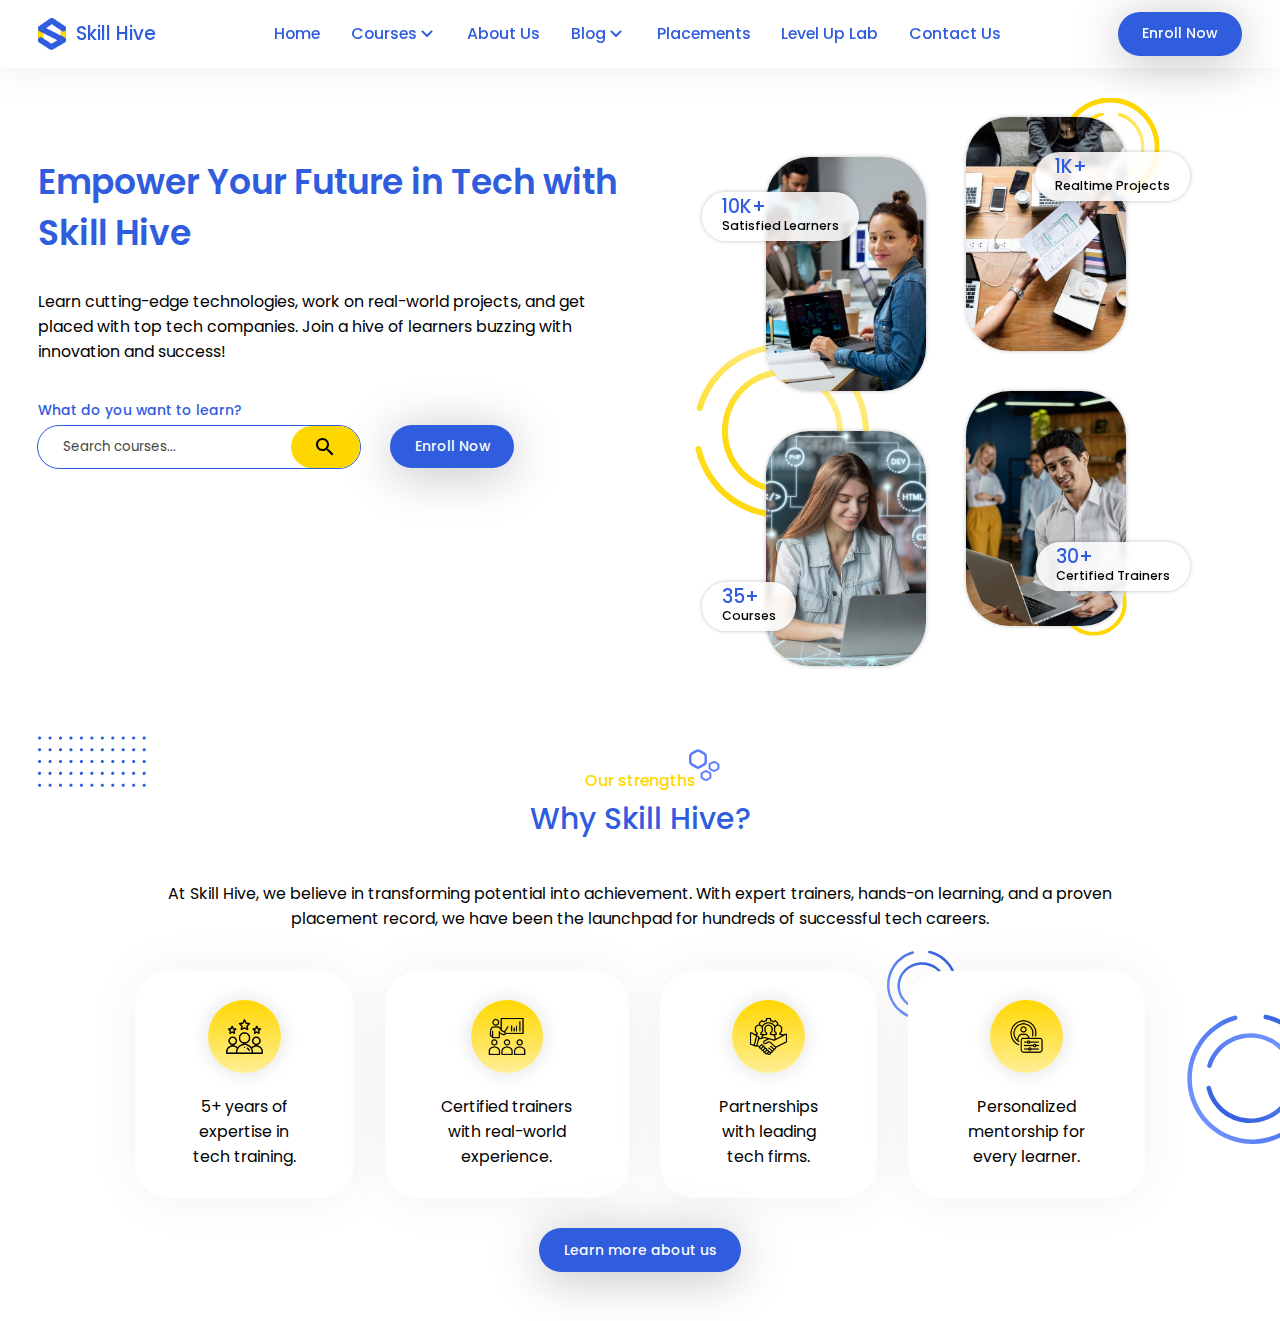
<file: landing page/index.html>
<!DOCTYPE html>
<html lang="en">

<head>
    <meta charset="UTF-8">
    <meta name="viewport" content="width=device-width, initial-scale=1.0">
    <title>Skill Hive</title>
    <link rel="stylesheet" href="./root.css">
    <link rel="stylesheet" href="./index.css">
</head>

<body>

    <main>
        <!--- nav bar section -->
        <div class="nav">
            <div class="logo">
                <img src="./imageAndSvg/navImg/Group 7 1.png" alt="logo">

                Skill Hive
            </div>
            <ul class="navlist ">

                <li>Home</li>
                <li>Courses <i class="icon icon-advanced"></i> </li>
                <li>About Us</li>
                <li>Blog <i class="icon icon-advanced"></i></li>
                <li>Placements</li>
                <li>Level Up Lab</li>
                <li>Contact Us</li>
            </ul>
            <div>
                <botton class="btn  bg-prime-b">
                    Enroll Now
                </botton>
            </div>

        </div>

        <!--- section for landing and front-layout --->
        <section class="section1">

            <aside class="aside1">
                <h1>Empower Your Future in Tech with Skill Hive</h1>
                <p>Learn cutting-edge technologies, work on real-world projects, and get placed with top tech companies.
                    Join a hive of learners buzzing with innovation and success!</p>

                <div class=" btn-group">
                    <div class="search-group">
                        <label>What do you want to learn?</label>
                        <div>
                            <input type="search" placeholder="Search courses..." />
                            <i class="icon icon-search"></i>
                        </div>
                    </div>

                    <botton class="btn  bg-prime-b">
                        Enroll Now
                    </botton>
                </div>
            </aside>

            <aside class="aside2">

                <div class="grid-layout img-section">

                    <div>
                        <img src="./imageAndSvg/section1img/a039a03a0549547a24d53ab46a25cac2.png" alt="">
                        <span class="sideinfo">
                            <p>10K+</p> <span>Satisfied Learners</span>
                        </span>
                    </div>
                    <div>
                        <img src="./imageAndSvg/section1img/img2.png" alt="">
                        <span class="sideinfo">
                            <p>1K+</p> <span>Realtime Projects</span>
                        </span>
                        <i class="icon icon-round1 round"> <i class="icon icon-round2 round"></i></i>
                    </div>
                    <div>
                        <img src="./imageAndSvg/section1img/img3.png" alt="">
                        <span class="sideinfo">
                            <p>35+</p> <span>Courses</span>
                        </span>
                        <i class="icon icon-round4 round"> <i class="icon icon-round5 round"></i></i>
                    </div>
                    <div>
                        <img src="./imageAndSvg/section1img/img4.png" alt="">
                        <span class="sideinfo">
                            <p>30+</p> <span>Certified Trainers</span>
                        </span>
                        <i class="icon icon-round3 round"></i>
                    </div>
                </div>
            </aside>
        </section>

        <section class="section2">
            <i class="icon round icon-s2-group1" ></i>
            <div class="s2-layout">
                <p>Our strengths <i class="icon round icon-hex1"> <i class="icon round icon-hex2"> </i></i></p>
                <h1>Why Skill Hive?</h1>
                <p>At Skill Hive, we believe in transforming potential into achievement. With expert trainers, hands-on
                    learning, and a proven placement record, we have been the launchpad for hundreds of successful tech
                    careers.</p>
                <aside class="s2-aside">

                    <div>
                        <div>
                            <img src="./imageAndSvg/s2-imgs/s2-img1.png" alt="">
                        </div>
                        <p>
                            5+ years of expertise in tech training.
                        </p>
                    </div>
                    <div>
                        <div>
                            <img src="./imageAndSvg/s2-imgs/s2-img2.png" alt="">
                        </div>
                        <p>Certified trainers with real-world experience.</p>
                    </div>
                    <div>
                        <div>
                            <img src="./imageAndSvg/s2-imgs/s2-img3.png" alt="">
                        </div>
                        <p>Partnerships with leading tech firms.</p>
                    </div>
                    <div class="s2-box4">
                        
                        <div>
                            <img src="./imageAndSvg/s2-imgs/s2-img4.png" alt="">
                        </div>
                        <p>Personalized mentorship for every learner.</p>
                        <i class="icon round icon-s2-ellips1" ></i>
                    </div>
                </aside>
                <button class="btn bg-prime-b">Learn more about us</button>
            </div>
            <i class="icon round icon-s2-ellips2"> <i  class="icon round icon-s2-ellips3"></i></i>
        </section>


    </main>

</body>

</html>
</file>
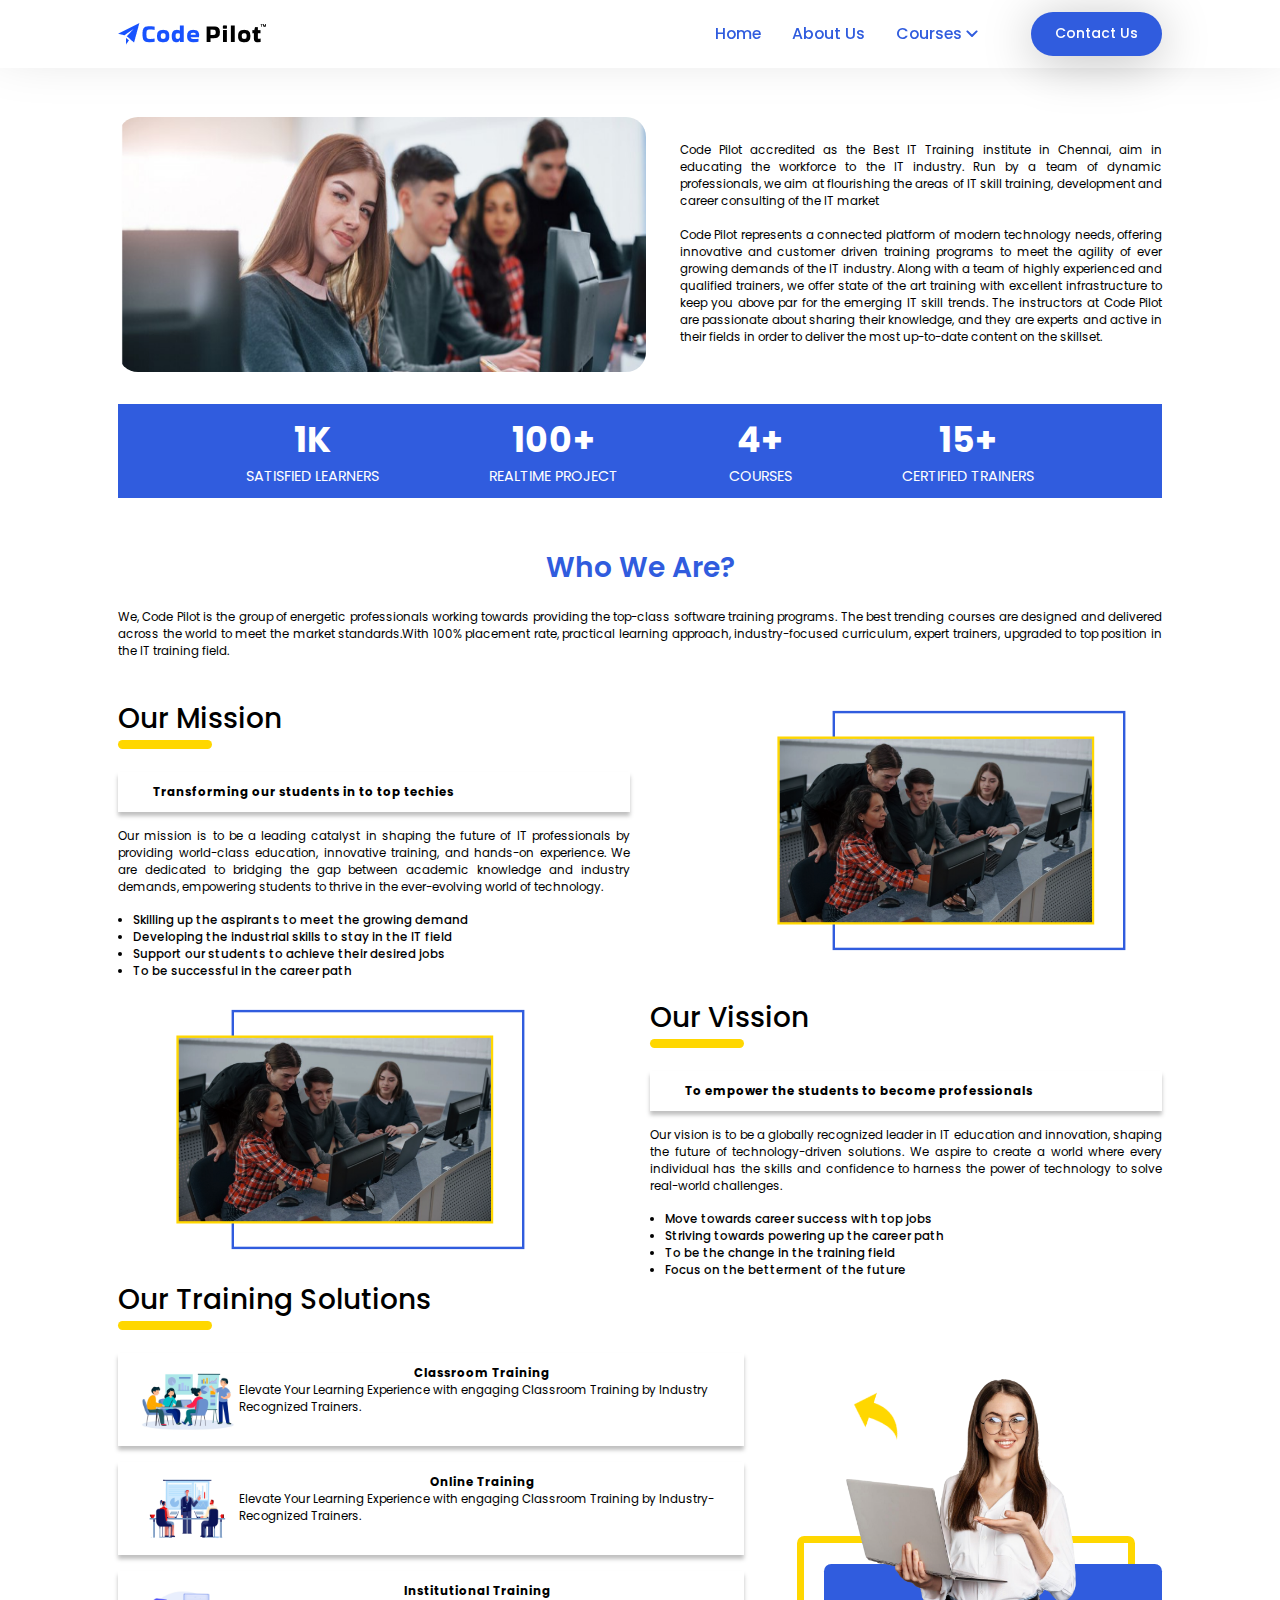
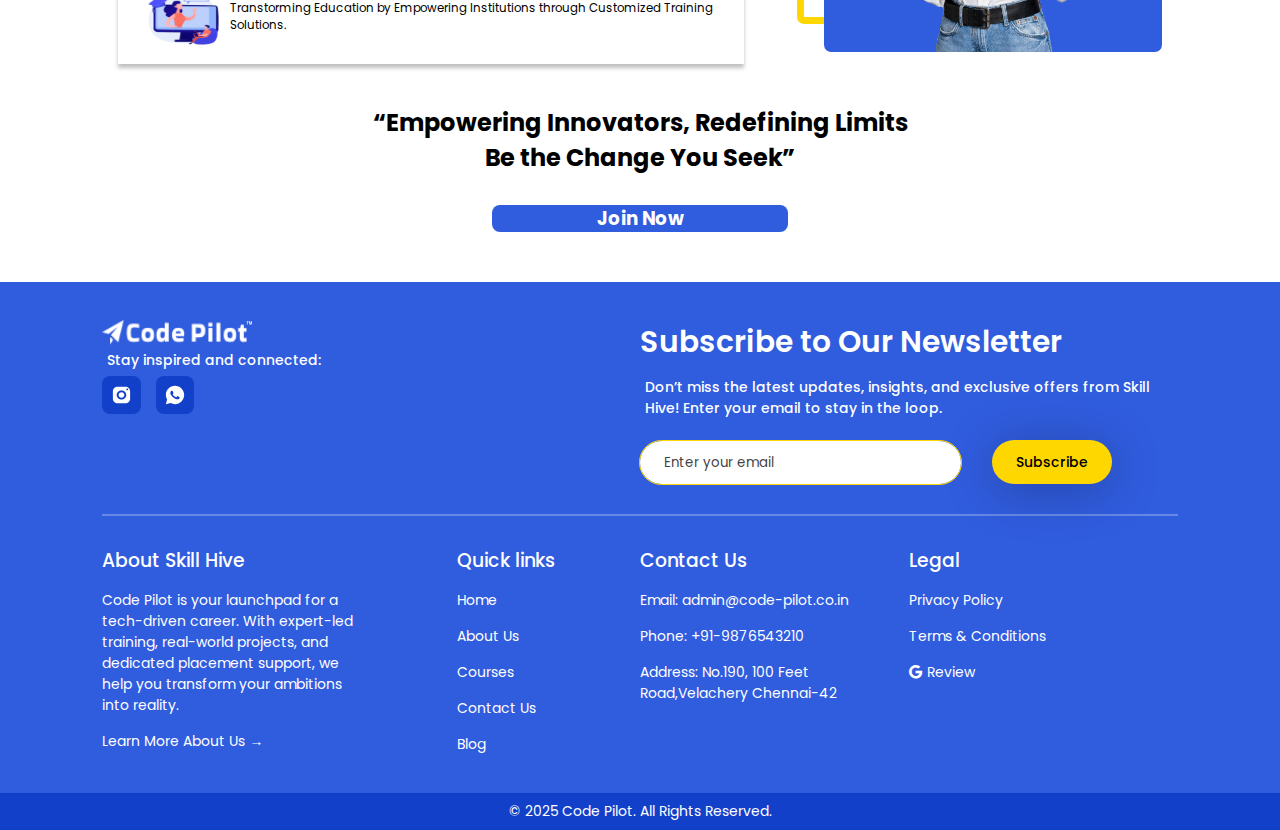
<file: pages/about/about.html>
<!DOCTYPE html>
<html lang="en">

<head>
    <meta charset="UTF-8">
    <meta name="viewport" content="width=device-width, initial-scale=1.0">
    <title>Code Pilot | About</title>
    <script defer src="../../header&footer.js"></script>
    <link rel="stylesheet" href="../../header.css">
    <link rel="stylesheet" href="../../footer.css">
    <link rel="stylesheet" href="../../index.css">
    <link rel="stylesheet" href="../../root.css">
    <link rel="stylesheet" href="./about.css">
    <link rel="stylesheet" href="https://cdnjs.cloudflare.com/ajax/libs/font-awesome/6.7.2/css/all.min.css" integrity="sha512-Evv84Mr4kqVGRNSgIGL/F/aIDqQb7xQ2vcrdIwxfjThSH8CSR7PBEakCr51Ck+w+/U6swU2Im1vVX0SVk9ABhg==" crossorigin="anonymous" referrerpolicy="no-referrer" />

</head>

<body>

    <main>

        <header class="nav" >
        </header>
        <section class="s1">

            <div class="s1__container1">
                <aside class="s1-a1">
                    <img src="./imageAndSvg/about/s1/Rectangle 1.png" alt="">

                </aside>
                <aside class="s1-a2" style="text-align: justify;">

                    <p>Code Pilot accredited as the Best IT Training institute in Chennai, aim in educating the
                        workforce to the IT industry. Run by a team of dynamic professionals, we aim at flourishing the
                        areas of IT skill training, development and career consulting of the IT market
                        <br /><br/>
                        Code Pilot represents a connected platform of modern technology needs, offering innovative and
                        customer driven training programs to meet the agility of ever growing demands of the IT
                        industry. Along with a team of highly experienced and qualified trainers, we offer state of the
                        art training with excellent infrastructure to keep you above par for the emerging IT skill
                        trends. The instructors at Code Pilot are passionate about sharing their knowledge, and they are
                        experts and active in their fields in order to deliver the most up-to-date content on the
                        skillset.
                    </p>
                </aside>
            </div>

            <div class="s1__container2">
                <div>
                    1K
                    <p>SATISFIED LEARNERS</p>
                </div>
                <div>
                    100+
                    <p>REALTIME PROJECT</p>
                </div>
                <div>
                    4+
                    <p>COURSES</p>
                </div>
                <div>
                    15+
                    <p>CERTIFIED TRAINERS</p>
                </div>
            </div>
        </section>

        <section class="s2">

            <h1>Who We Are?</h1>
            <p style="text-align: justify;">We, Code Pilot is the group of energetic professionals working towards providing the top-class software
                training programs. The best trending courses are designed and delivered across the world to meet the
                market standards.With 100% placement rate, practical learning approach, industry-focused curriculum,
                expert trainers, upgraded to top position in the IT training field.</p>
            <div class="s2__container1">
                <aside class="s2-a1">
                    <div>
                        <h1>Our Mission</h1>
                        <h2>Transforming our students in to top techies</h2>
                        <p style="text-align: justify;">Our mission is to be a leading catalyst in shaping the future of IT professionals by
                            providing
                            world-class education, innovative training, and hands-on experience. We are dedicated to
                            bridging the gap between academic knowledge and industry demands, empowering students to
                            thrive
                            in the ever-evolving world of technology.</p>
                        <ul>
                            <li>Skilling up the aspirants to meet the growing demand</li>
                            <li> Developing the industrial skills to stay in the IT field</li>
                            <li> Support our students to achieve their desired jobs</li>
                            <li> To be successful in the career path</li>
                        </ul>
                    </div>
                </aside>

                <aside class="s2-a2">

                    <div>
                        <img src="./imageAndSvg/about/s2/Rectangle 7.png" alt="">
                        <i></i>
                    </div>
                </aside>
            </div>

            <div class="s2__container1 s2__container2">

                <aside class="s2-a2 s2-a2-left">

                    <div>
                        <img src="./imageAndSvg/about/s2/Rectangle 7.png" alt="">
                        <i></i>
                    </div>
                </aside>

                <aside class="s2-a1">
                    <div>
                        <h1>Our Vission</h1>
                        <h2>To empower the students to become professionals</h2>
                        <p style="text-align: justify;">Our vision is to be a globally recognized leader in IT education and innovation, shaping the
                            future of technology-driven solutions. We aspire to create a world where every individual
                            has the skills and confidence to harness the power of technology to solve real-world
                            challenges.</p>
                        <ul>
                            <li>Move towards career success with top jobs</li>
                            <li>Striving towards powering up the career path</li>
                            <li>To be the change in the training field</li>
                            <li>Focus on the betterment of the future</li>
                        </ul>
                    </div>
                </aside>


            </div>
        </section>

        <section class="s3">

            <h1>Our Training Solutions</h1>
            <div>
                <aside class="s3-a1">

                    <div>

                        <img src="./imageAndSvg/about/s3/image 4.png" alt="">
                        <div>
                            <h1 class="s3-inner-head">Classroom Training</h1>
                            <p>Elevate Your Learning Experience with engaging Classroom Training by Industry Recognized
                                Trainers.</p>
                        </div>
                    </div>
                    <div>

                        <img src="./imageAndSvg/about/s3/image 2.png" alt="">
                        <div>
                            <h1 class="s3-inner-head">Online Training</h1>
                            <p>Elevate Your Learning Experience with engaging Classroom Training by Industry-Recognized
                                Trainers.</p>
                        </div>
                    </div>
                    <div>

                        <img src="./imageAndSvg/about/s3/image 3.png" alt="">
                        <div>
                            <h1 class="s3-inner-head">Institutional Training</h1>
                            <p>Transtorming Education by Empowering Institutions through Customized Training Solutions.
                            </p>
                        </div>
                    </div>

                </aside>
                <aside class="s3-a2">

                    <div>
                        <i></i>
                        <img src="./imageAndSvg/about/s3/image 1.png" alt="">
                        <span></span>
                        <span></span>
                    </div>

                </aside>
            </div>
        </section>

        <section class="s4" style="padding-bottom: 50px;">
            <h2 style="padding-bottom: 30px;">“Empowering Innovators, Redefining Limits<br>
                Be the Change You Seek”</h2>
             
            <button ><a href="/pages/contact/contact.html"></a> Join Now</a> </button>
           <!-- <aside>
                <h1>OUR HIRING PARTNERS</h1>
                <div>
                    <img src="./imageAndSvg/about/s4/image 5.png" alt="">
                    <img src="./imageAndSvg/about/s4/image 6.png" alt="">
                    <img src="./imageAndSvg/about/s4/image 7.png" alt="">
                    <img src="./imageAndSvg/about/s4/image 8.png" alt="">
                    <img src="./imageAndSvg/about/s4/image 9.png" alt="">
                </div>
            </aside>-->
        </section>

        <footer class="footer"></footer>
    </main>

  
</body>

</html>
</file>
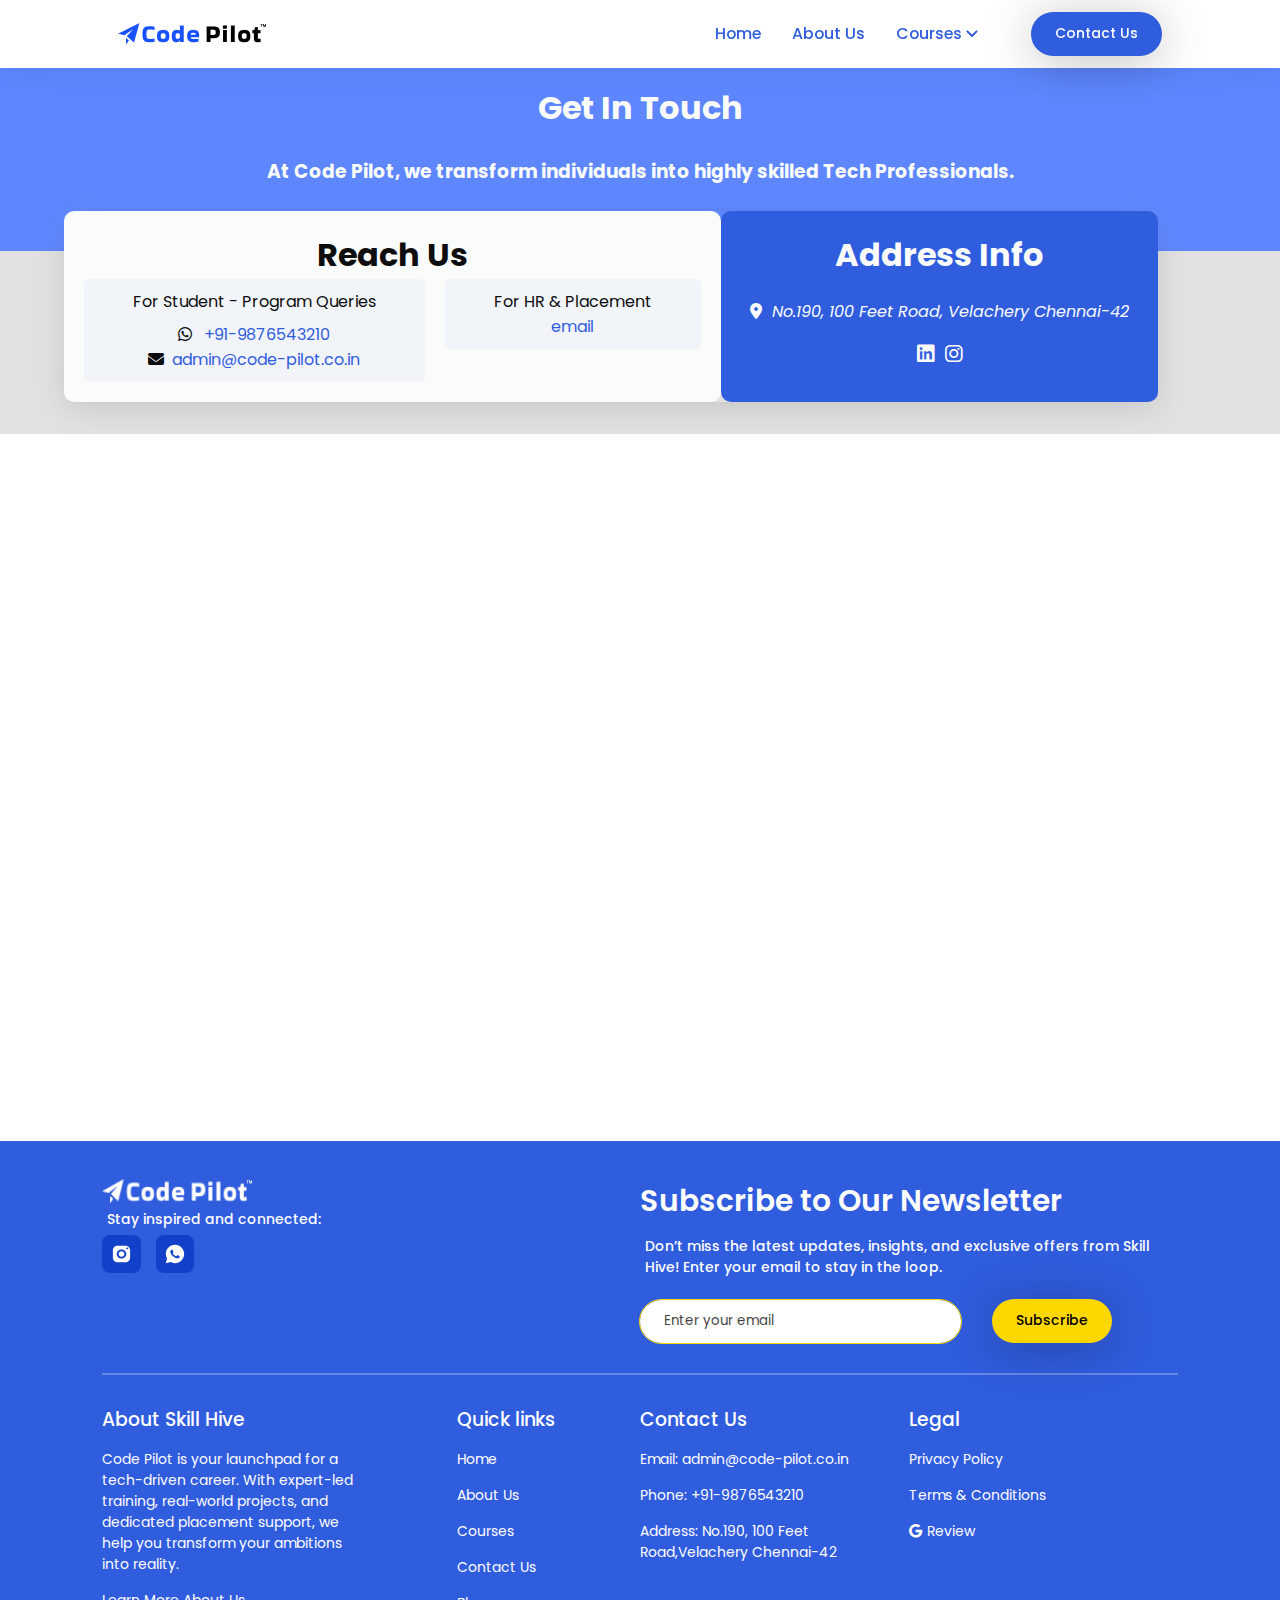
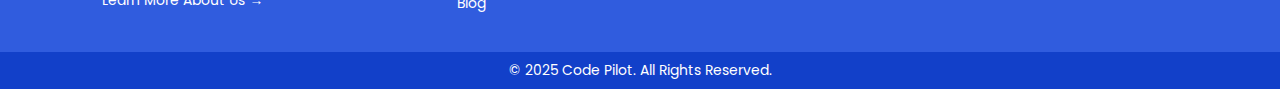
<file: pages/contact/contact.html>
<!DOCTYPE html>
<html lang="en">
<head>
    <meta charset="UTF-8">
    <meta name="viewport" content="width=device-width, initial-scale=1.0">
    <title>Contact Us</title>
    <script defer src="/header&footer.js"></script>
    <link rel="stylesheet" href="/header.css">
    <link rel="stylesheet" href="/footer.css">
    <link rel="stylesheet" href="/index.css">
    <link rel="stylesheet" href="/root.css">
    <link rel="stylesheet" href="./contact.css">
    <link rel="stylesheet" href="https://cdnjs.cloudflare.com/ajax/libs/font-awesome/6.7.2/css/all.min.css" 
        integrity="sha512-Evv84Mr4kqVGRNSgIGL/F/aIDqQb7xQ2vcrdIwxfjThSH8CSR7PBEakCr51Ck+w+/U6swU2Im1vVX0SVk9ABhg==" 
        crossorigin="anonymous" referrerpolicy="no-referrer" />
</head>
<body>
    <main>
        <header class="nav"></header>
        <section class="s-1">
            <h1>Get In Touch</h1><br>
            <h3>At Code Pilot, we transform individuals into highly skilled Tech Professionals.</h3><br>
            <div class="contact">
                <div class="contact-us">
                    <aside class="aside_1">
                        <h1>Reach Us</h1>
                        <div class="contact-info">
                            <div><p style="padding-bottom: 8px;">For Student - Program Queries</p>
                            <p><i class="fa-brands fa-whatsapp" style="padding-right: 8px;"></i> <a href="tel:+91-9876543210">+91-9876543210</a>   </p>
                            <p><i class="fa-solid fa-envelope" style="padding-right: 8px;"></i><a href="mailto:admin@code-pilot.co.in">admin@code-pilot.co.in</a>
                            </p>
                            
                            </div>
                            <div><p>For HR & Placement</p><a href=""> email</a></div>
                            
                        </div>
                    </aside>
                    <aside class="aside_2">
                        <h1>Address Info</h1>
                        <div class="contact-address">
                            <i class="fa-solid fa-location-dot" style="padding-right: 10px;"></i>
                            <address>No.190, 100 Feet Road, Velachery Chennai-42</address>
                        </div>
                        <div class="social">
                            <i class="fa-brands fa-linkedin"> </i>
                            <i class="fa-brands fa-instagram"></i>
                            
                        </div>
                    </aside>
                </div>
            </div>
        </section>
        <section style="display: flex; justify-content: center; padding: 1rem;">
            <div style="width: 100%; max-width: 1200px; aspect-ratio: 16 / 9; position: relative;">
                <iframe src="https://www.google.com/maps/embed?pb=!1m18!1m12!1m3!1d3887.8537057500216!2d80.23737539999999!3d12.981207300000001!2m3!1f0!2f0!3f0!3m2!1i1024!2i768!4f13.1!3m3!1m2!1s0x6310e30b07c657c7%3A0x4eca86f44b069b16!2sCode%20Pilot!5e0!3m2!1sen!2sin!4v1740205501468!5m2!1sen!2sin" style="border:0; width: 100%; height: 100%; position: absolute; top: 0; left: 0;" allowfullscreen="" loading="lazy" referrerpolicy="no-referrer-when-downgrade"></iframe>
            </div>
        </section>
        
        <footer class="footer"></footer>
    </main>
</body>
</html>
</file>
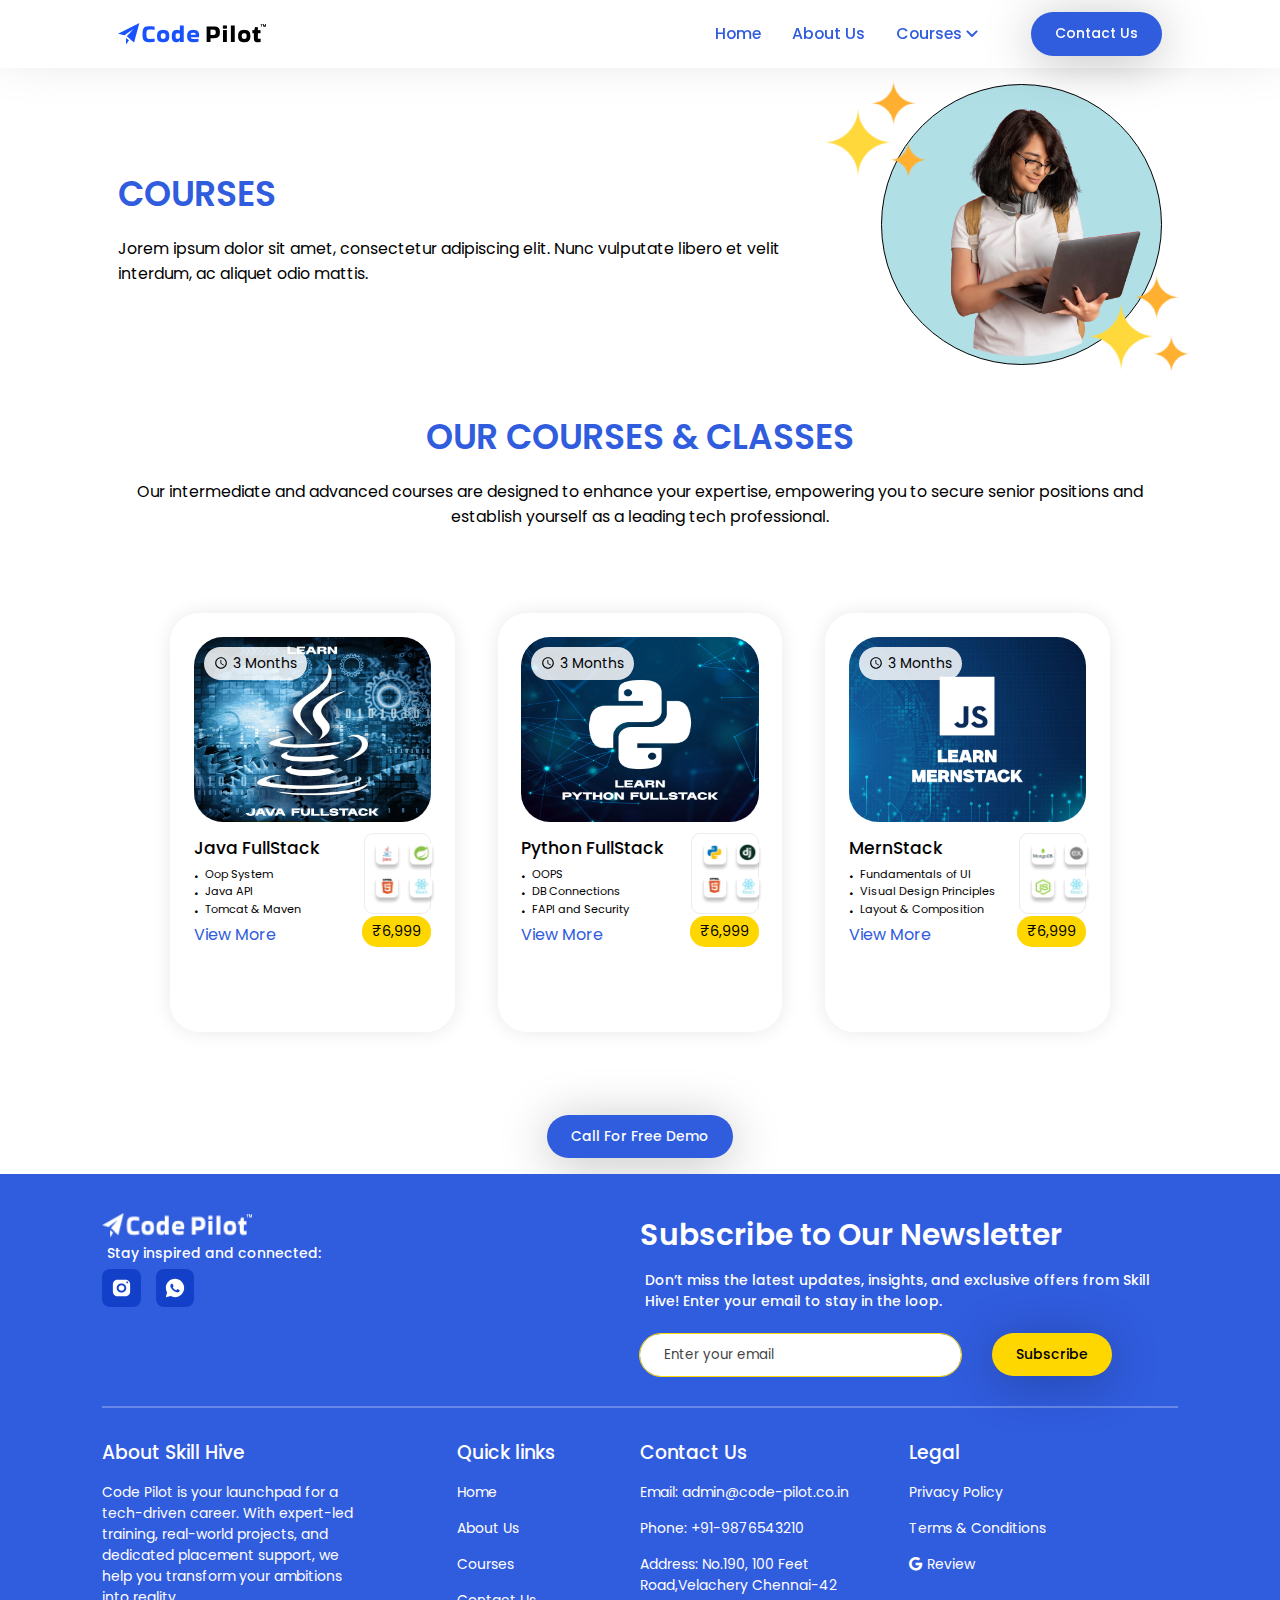
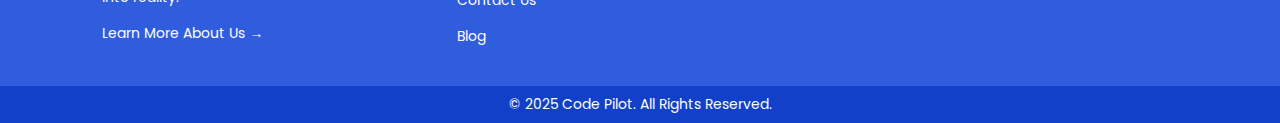
<file: pages/course/course.html>
<!DOCTYPE html>
<html lang="en">

<head>
    <meta charset="UTF-8">
    <meta name="viewport" content="width=device-width, initial-scale=1.0">
    <title>Code Pilot | Courses</title>
    <script defer src="/header&footer.js"></script>
    <link rel="stylesheet" href="/header.css">
    <link rel="stylesheet" href="/footer.css">
    <link rel="stylesheet" href="/root.css">
    <link rel="stylesheet" href="../../index.css">
    <link rel="stylesheet" href="./course.css">
    <link rel="stylesheet" href="https://cdnjs.cloudflare.com/ajax/libs/font-awesome/6.7.2/css/all.min.css" integrity="sha512-Evv84Mr4kqVGRNSgIGL/F/aIDqQb7xQ2vcrdIwxfjThSH8CSR7PBEakCr51Ck+w+/U6swU2Im1vVX0SVk9ABhg==" crossorigin="anonymous" referrerpolicy="no-referrer" />

</head>

<body>

    <main>

        <header class="nav" >
        </header>

        <section class="s1">

            <aside class="s1-a1">

                <h1>
                    COURSES
                </h1>
                <p>
                    Jorem ipsum dolor sit amet, consectetur adipiscing elit. Nunc vulputate libero et velit interdum, ac
                    aliquet odio mattis.
                </p>
            </aside>
            <aside class="s1-a2">
                <div>
                    <i class="course_icon icon-star"></i>
                    <img src="./imageAndSvg/course/s1/young-pleased-pretty-caucasian-schoolgirl-with-headphones-neck-wearing-glasses-back-bag-holds-looks-laptop-pink-with-copy-space.png"
                        alt="">
                    <i class="course_icon icon-star"></i>
                </div>
            </aside>
        </section>

        <section class="s2">

            <h1>OUR COURSES & CLASSES</h1>
            <p>Our intermediate and advanced courses are designed to enhance your expertise, empowering you to secure
                senior positions and establish yourself as a leading tech professional.
            </p>
        </section>

        <section class="section3">

            <aside class="s3-aside">

                <div>
                    <div class="imgsup">
                        <p><img class="monthinfo" src="/imageAndSvg/section3img/Accesstime.svg" alt=""> 3 Months
                        </p>
                        <img class="imginfo" src="/imageAndSvg/footerimg/java.webp" alt="">
                    </div>
                    <div class="info-group1">
                        <div>
                            <dl>
                                <dt>Java FullStack</dt>
                                <dd>Oop System</dd>
                                <dd>Java API</dd>
                                <dd>Tomcat & Maven</dd>
                            </dl>
                            <div class="img-group">
                                <img src="/imageAndSvg/footerimg/frame-5.webp" alt="" style="width: 30px; height: 30px;">
                                <img src="/imageAndSvg/footerimg/frame-6.webp" alt="" style="width: 30px; height: 30px;">
                                <img src="/imageAndSvg/footerimg/frame-8.webp" alt="" style="width: 30px; height: 30px;">
                                <img src="/imageAndSvg/footerimg/frame-7.webp" alt="" style="width: 30px; height: 30px;">
                            </div>
                        </div>
                        <div class="info-price-btn">
                            <span style="font-size: medium;">
                                View More
                            </span>
                            <button class="price-btn">₹6,999</button>
                        </div>
                    </div>
                </div>

                <!-- <div class="el-p">
                    <div class="imgsup">
                        <p><img class="monthinfo" src="/imageAndSvg/section3img/Accesstime.svg" alt=""> 6 months
                        </p>
                        <img class="imginfo" src="./imageAndSvg/course/s3/s-3img2.png" alt="">
                    </div>
                    <div class="info-group1">
                        <dl>
                            <dt>UI/UX Design</dt>
                            <dd>Fundamentals of UI</dd>
                            <dd>Visual Design Principles</dd>
                            <dd>Layout & Composition</dd>
                        </dl>
                        <div class="img-group">
                            <img src="./imageAndSvg/course/s3/Symbol.svg" alt="">
                            <img src="./imageAndSvg/course/s3/image2.png" alt="">
                            <img src="./imageAndSvg/course/s3/image3.png" alt="">
                            <img src="./imageAndSvg/course/s3/image4.png" alt="">
                        </div>
                        <span>
                            View More
                        </span>
                        <button class="btn bg-prime-y">₹19,999</button>
                        <i class="icon round icon-s2-ellips2"> <i class="icon round icon-s2-ellips3"></i></i>
                    </div>
                </div> -->

                <div>
                    <div class="imgsup">
                        <p><img class="monthinfo" src="/imageAndSvg/section3img/Accesstime.svg" alt=""> 3 Months
                        </p>
                        <img class="imginfo" src="/imageAndSvg/footerimg/python.webp" alt="">
                    </div>
                    <div class="info-group1">
                        <div>
                            <dl>
                                <dt>Python FullStack</dt>
                                <dd>OOPS</dd>
                                <dd>DB Connections</dd>
                                <dd>FAPI and Security</dd>
                            </dl>
                            <div class="img-group">
                                <img src="/imageAndSvg/footerimg/frame-9.webp" alt="" style="width: 30px; height: 30px;">
                                <img src="/imageAndSvg/footerimg/frame-10.webp" alt="" style="width: 30px; height: 30px;">
                                <img src="/imageAndSvg/footerimg/frame-11.webp" alt="" style="width: 30px; height: 30px;">
                                <img src="/imageAndSvg/footerimg/frame-12.webp" alt="" style="width: 30px; height: 30px;">
                            </div>
                        </div>
                        <div class="info-price-btn">
                            <span style="font-size: medium;">
                                View More
                            </span>
                            <button class="price-btn">₹6,999</button>
                        </div>
                    </div>
                </div>

                <div>
                    <div class="imgsup">
                        <p><img class="monthinfo" src="/imageAndSvg/section3img/Accesstime.svg" alt=""> 3 Months
                        </p>
                        <img class="imginfo" src="/imageAndSvg/footerimg/mern-stack.webp" alt="">
                    </div>
                    <div class="info-group1">
                        <div>
                            <dl>
                                <dt>MernStack</dt>
                                <dd>Fundamentals of UI</dd>
                                <dd>Visual Design Principles</dd>
                                <dd>Layout & Composition</dd>
                            </dl>
                            <div class="img-group">
                                <img src="/imageAndSvg/footerimg/frame-1.webp" alt="" style="width: 30px; height: 30px;">
                                <img src="/imageAndSvg/footerimg/frame-2.webp" alt="" style="width: 30px; height: 30px;">
                                <img src="/imageAndSvg/footerimg/frame-4.webp" alt="" style="width: 30px; height: 30px;">
                                <img src="/imageAndSvg/footerimg/frame-3.webp" alt="" style="width: 30px; height: 30px;">
                            </div>
                        </div>
                        <div class="info-price-btn" >
                            <span style="font-size: medium;">
                                View More
                            </span>
                            <button class="price-btn">₹6,999</button>
                        </div>
                    </div>
                </div>
            </aside >
            
            </div>
            <div style="padding-top: 30px;"> <a href="tel:+91-9876543210"><button class="btn bg-prime-b">Call For Free Demo</button></a></div>
        </section>

        <footer class="footer"></footer>
    </main>
</body>

</html>
</file>
<file: landing page/root.css>
:root {
    --primary-blue: #305CDE;
    --dark-blue-bg: #1240C9;
    --faded-blue: #5E87FF;
    --primary-black: #0D0D0D;
    --btn-black-c: #000;
    --btn-white-c: #FAFCFB;
    --common-white: #FFF;
    --primary-yellow: #FFD700;
    --faded-yellow: #FFEE96;
    --placeholder-grey: #444;
    --basic-box-sha: rgba(0, 0, 0, 0.25);
    --md-font-w: 500;
    --lg-font-w: 600;
    --sm-font-w: 400;
    --elipse-border: 9999px;
    --circle-border: 50%;
    --button-pad: clamp(0.5rem, 0.574vw + 0.249rem, 0.938rem) clamp(1.063rem, 1.23vw + 0.525rem, 2rem);
    --nav-h: 79px;
    --gap-nav: clamp(1.5rem, .8322vw + 1.2514rem, 2.25rem);
    --font-size-46: clamp(1.5rem, 1.803vw + 0.711rem, 2.875rem);
    --font-size-20: clamp(0.75rem, 0.656vw + 0.463rem, 1.25rem);
    --font-size-24: clamp(0.875rem, 0.82vw + 0.516rem, 1.5rem);
    --font-size-16: clamp(0.75rem, 0.328vw + 0.607rem, 1rem);
    --font-size-14: clamp(0.688rem, 0.246vw + 0.58rem, 0.875rem);
    --font-size-36:clamp(1.5rem, 1.07rem + 0.984vw, 2.25rem);
    --position-translate:translate(-50%, -50%);
    --position-trans-y:translateY(-50%);
    --position-trans-x:translateX(-50%);
}

.btn {
    padding: var(--button-pad);
    box-shadow: 0px 6px 50.3px 0px var(--basic-box-sha);
    border-radius: var(--elipse-border);
    font-size: var(--font-size-16);
    font-weight: var(--md-font-w);
    font-style: normal;
    line-height: normal;
    display: inline-block;
}

.bg-prime-b {
    background: var(--primary-blue);
    color: var(--btn-white-c);
}

.bg-prime-y {
    background: var(--primary-yellow);
    color: var(--btn-black-c);
}
</file>
<file: landing page/index.css>
@import './root.css';

@import url('https://fonts.googleapis.com/css2?family=Poppins:ital,wght@0,100;0,200;0,300;0,400;0,500;0,600;0,700;0,800;0,900;1,100;1,200;1,300;1,400;1,500;1,600;1,700;1,800;1,900&display=swap');


* {
    padding: 0;
    margin: 0;
    box-sizing: border-box;
    font-family: "Poppins", serif;
    border: none;
    outline: none;
    list-style: none;
}

.icon {
    background-repeat: no-repeat;
    display: inline-block;
    background-position: center;
    height: 20px;
    width: 20px;
}

.round {
    position: absolute;
    z-index: 1;
    background-size: cover;
}

.icon-advanced {
    background-image: url('./imageAndSvg/navSvg/Vector.svg');
}

.icon-search {
    background-image: url('./imageAndSvg/navSvg/Search.svg');
    background-color: var(--primary-yellow);
    height: 100%;
    width: clamp(3.125rem, 3.279vw + 1.691rem, 5.625rem);
    border-radius: var(--elipse-border);
}

.icon-round1 {
    background-image: url('./imageAndSvg/section1svg/Ellipse7.svg');
    height: clamp(4.188rem, 5.492vw + 1.785rem, 8.375rem);
    width: clamp(4.188rem, 5.492vw + 1.785rem, 8.375rem);
}

.icon-round2 {
    background-image: url('./imageAndSvg/section1svg/Ellipse14.svg');
    height: clamp(2.938rem, 3.852vw + 1.252rem, 5.875rem);
    width: clamp(2.938rem, 3.852vw + 1.252rem, 5.875rem);
}

.icon-round3 {
    background-image: url('./imageAndSvg/section1svg/Ellipse8.svg');
    height: clamp(2.813rem, 3.689vw + 1.199rem, 5.625rem);
    width: clamp(2.813rem, 3.689vw + 1.199rem, 5.625rem);
}

.icon-round4 {
    background-image: url('./imageAndSvg/section1svg/Ellipse13.svg');
    height: clamp(7.375rem, 9.672vw + 3.143rem, 14.75rem);
    width: clamp(7.375rem, 9.672vw + 3.143rem, 14.75rem);
}

.icon-round5 {
    background-image: url('./imageAndSvg/section1svg/Ellipse12.svg');
    height: clamp(5.125rem, 6.721vw + 2.184rem, 10.25rem);
    width: clamp(5.125rem, 6.721vw + 2.184rem, 10.25rem);
}

.icon-hex1 {
    background-image: url('./imageAndSvg/s2-svg/Group1000001935.png');
    background-size: 100% 100%;
    left: 100%;
    top: -3px
}

.icon-hex2 {
    background-image: url('./imageAndSvg/s2-svg/Group1000001934.svg');
    left: -12px;
    top: -12px;
    background-size: 100% 100%;
}

.icon-s2-ellips1 {
    background-image: url('./imageAndSvg/s2-svg/Group1000001867.svg');
    top: -30px;
    left: -30px;
    height: 70px;
    width: 70px;
    z-index: -1;
}

.icon-s2-ellips2 {
    background-image: url('./imageAndSvg/s2-svg/Ellipse11.svg');
    background-size: 100% 100%;
    height: 130px;
    width: 130px;
    transform: var(--position-translate);
    right: -70px;
    top:60%;
    z-index: -1;
}

.icon-s2-ellips3 {
    background-image: url('./imageAndSvg/s2-svg/Ellipse10.svg');
    background-size: 100% 100%;
    height: 90px;
    width: 90px;
    right: 4%;
    top: 15%;
}

.icon-s2-group1 {
    background-image: url('./imageAndSvg/s2-svg/Group.svg');
    height: 232px;
    width: 108px;
    background-size: contain;
    left: 3%;
    top: -70px;
}

.nav {
    position: sticky;
    top: 0;
    z-index: 999;
    padding: 12px 3%;
    display: flex;
    justify-content: space-between;
    align-items: center;
    background-color: var(--common-white);
    box-shadow: 0 -29px 62.2px 0 var(--basic-box-sha);
    font-style: normal;
    font-weight: var(--md-font-w);
    line-height: normal;
}

.logo {
    display: flex;
    align-items: center;
    gap: 10px;
}

.navlist {
    display: flex;
    gap: var(--gap-nav);
    color: var(--primary-blue);
    font-size: var(--font-size-20);
}

.navlist li {
    display: flex;
    align-items: center;
}

.logo {
    color: var(--primary-blue);
    font-size: var(--font-size-24);
}

/* css for section1 */

section {
    padding: calc(var(--nav-h) - 30px) 3%;
    overflow: hidden;
}

.section1 {
    display: flex;
    gap: 20px;
}

.section1 aside {
    flex-basis: var(--circle-border);
}

.section1 .aside1 {
    margin-top: 40px;
}

.aside1 h1 {
    color: var(--primary-blue);
    font-size: var(--font-size-46);
    font-weight: var(--lg-font-w);
}

.aside1 p {
    color: var(--btn-black-c);
    font-weight: var(--sm-font-w);
    font-size: var(--font-size-20);
    margin: 30px 0 33px 0;
}

.aside1 label {
    color: var(--primary-blue);
    font-weight: var(--md-font-w);
    font-size: var(--font-size-16);
    margin-bottom: 5px;
    display: inline-block;
}

.btn-group {
    display: flex;
    align-items: flex-end;
    gap: var(--gap-nav);
    flex-wrap: wrap;
}

.search-group div {
    display: flex;
    position: relative;
    width: clamp(15.625rem, 12.295vw + 10.246rem, 25rem);
}

.search-group div input {
    padding-left: 20px;
    width: 100%;
    outline: 1px solid var(--primary-blue);
    border-radius: var(--elipse-border);
    padding: var(--button-pad);
}

.search-group div input::placeholder {
    color: var(--placeholder-grey)
}

.search-group .icon {
    position: absolute;
    right: 0;
}

.grid-layout {
    display: grid;
    grid-template-columns: auto auto;
    align-items: center;
    column-gap: 40px;
}

.grid-layout div {
    position: relative;
    width: clamp(9.375rem, 1.721vw + 8.622rem, 10.688rem);
    height: clamp(13.75rem, 2.541vw + 12.638rem, 15.688rem);
    border-radius: 44px;
    box-shadow: 0px 0px 4px 0px var(--basic-box-sha);
}

.grid-layout div img {
    position: relative;
    z-index: 5;
    width: 100%;
    height: 100%;
    border-radius: 44px;
    object-fit: cover;
}

.grid-layout div:nth-child(1),
.grid-layout div:nth-child(3) {
    margin-top: 40px;
    justify-self: end;
}

.grid-layout div:nth-child(2),
.grid-layout div:nth-child(4) {
    align-self: flex-start;
}

.grid-layout div:nth-child(1) .sideinfo {
    top: 15%;
    left: -40%;
}

.grid-layout div:nth-child(3) .sideinfo {
    bottom: 15%;
    left: -40%;
}

.grid-layout div:nth-child(4) .sideinfo {
    bottom: 15%;
    right: -40%;
}

.grid-layout div:nth-child(2) .sideinfo {
    top: 15%;
    right: -40%;
}

.grid-layout div:nth-child(2) .icon-round1 {
    transform: var(--position-translate);
    top: 13%;
    left: 90%;
}

.grid-layout div:nth-child(2) .icon-round1 .icon-round2 {
    top: 15%;
    left: 15%;
}

.grid-layout div:nth-child(4) .icon-round3 {
    transform: var(--position-translate);
    top: 90%;
    left: 80%;
}

.grid-layout div:nth-child(3) .icon-round4 {
    transform: var(--position-translate);
    top: 0;
    left: 10%;
}

.grid-layout div:nth-child(3) .icon-round4 .icon-round5 {
    top: 15%;
    right: 15%;
}

.sideinfo {
    position: absolute;
    display: inline-block;
    padding: 6px 20px;
    font-weight: var(--md-font-w);
    border-radius: 64px;
    background: rgba(255, 255, 255, 0.85);
    box-shadow: 0px 0px 4px 0px var(--basic-box-sha);
    backdrop-filter: blur(2px);
    width: max-content;
    line-height: 18px;
    z-index: 10;
}

.sideinfo span {
    font-size: var(--font-size-14);
}

.sideinfo p {
    font-size: var(--font-size-24);
    color: var(--primary-blue);
}

/* section2 css */

.section2 {
    text-align: center;
    position: relative;
}

.s2-layout>p:nth-child(1) {
    color: var(--primary-yellow);
    font-size: var(--font-size-20);
    font-weight: var(--md-font-w);
    position: relative;
    padding: 4px;
    width: max-content;
    margin: auto;
}

.s2-layout h1 {
    color: var(--primary-blue);
    font-weight: var(--md-font-w);
    font-size: var(--font-size-36);
}

.s2-layout>p:nth-child(3) {
    color: var(--btn-black-c);
    font-size: var(--font-size-20);
    font-weight: var(--sm-font-w);
    padding: 40px 10%;
}

.s2-aside {
    padding: 0 8%;
    display: flex;
    gap: var(--gap-nav);
}

.s2-aside>div {
    background-color: var(--common-white);
    padding: 2% 4%;
    border-radius: 34px;
    margin-bottom: 30px;
    border: 9px solid var(--common-white);
    box-shadow: 0px 0px 53.7px 0px rgba(0, 0, 0, 0.06);
    display: flex;
    flex-direction: column;
    align-items: center;
}

.s2-aside>div:hover {
    background: linear-gradient(149deg, var(--faded-blue) 1.39%, var(--primary-blue) 98.61%);
    box-shadow: 0px 0px 53.7px 0px rgba(0, 0, 0, 0.06);
}

.s2-aside>div:hover p {
    color: var(--common-white) !important;
}

.s2-aside div p:nth-child(2) {
    font-size: var(--font-size-20);
    font-weight: var(--sm-font-w);
    color: var(--btn-black-c);
}

.s2-aside div>div:nth-child(1) {
    height:clamp(3.813rem, 2.103rem + 3.039vw, 5.75rem);
    width: clamp(3.813rem, 2.103rem + 3.039vw, 5.75rem);
    margin-bottom:clamp(0.625rem, -1.029rem + 2.941vw, 2.5rem);
    border-radius: var(--circle-border);
    background: linear-gradient(180deg, var(--primary-yellow) 0%, var(--faded-yellow) 100%);
    box-shadow: 0px 0px 20.7px 0px rgba(0, 0, 0, 0.13);
    display: grid;
    place-items: center;
}

.s2-box4 {
    position: relative;
    background-color: var(--common-white);
}


.s2-aside div img {
    width: clamp(1.875rem, 0.772rem + 1.961vw, 3.125rem);
    height: clamp(1.875rem, 0.772rem + 1.961vw, 3.125rem);
    object-fit: cover;
}


/* responsive css */

@media (max-width: 950px) {
    .navlist {
        display: none;
    }

    .section1 {
        flex-direction: column;
    }

    .section1 .aside1 {
        margin: 0 0 30px 0;
    }

    .grid-layout div {
        width: 55%;

    }
    .s2-aside{
        display: grid;
        grid-template-columns: auto auto;
    }
    .s2-aside >div{
        padding: 7%;
    }

}

@media (max-width:600px) {
    .grid-layout div {
        width: clamp(6.25rem, 6.25rem + 8.333vw, 9.375rem);
        height: clamp(9.375rem, 9.375rem + 11.667vw, 13.75rem);
    }
}

@media (max-width:400px) {
    .sideinfo, .icon-s2-group1 {
        display: none;
    }
    .s2-aside{
        grid-template-columns:1fr;
    }
}
</file>
<file: header.css>
@import '/root.css';

@import url('https://fonts.googleapis.com/css2?family=Poppins:ital,wght@0,100;0,200;0,300;0,400;0,500;0,600;0,700;0,800;0,900;1,100;1,200;1,300;1,400;1,500;1,600;1,700;1,800;1,900&display=swap');


* {
    padding: 0;
    margin: 0;
    box-sizing: border-box;
    font-family: "Poppins", serif;
    border: none;
    outline: none;
    list-style: none;
}

.icon {
    background-repeat: no-repeat;
    display: inline-block;
    background-position: center;
    height: 20px;
    width: 20px;
}

.icon-advanced {
    background-image: url('./imageAndSvg/navSvg/Vector.svg');
}

.nav {
    position: sticky;
    top: 0;
    z-index: 999;
    padding: 12px clamp(2.5rem, 0.875rem + 8.125vw, 10.625rem);
    display: flex;
    justify-content: space-between;
    align-items: center;
    background-color: var(--common-white);
    box-shadow: 0 -29px 62.2px 0 var(--basic-box-sha);
    font-style: normal;
    font-weight: var(--md-font-w);
    line-height: normal;
}

a {
    color: var(--primary-blue);
}

.logo {
    display: flex;
    align-items: center;
    gap: 10px;
}

.navlist {
    display: flex;
    gap: var(--gap-nav);
    color: var(--primary-blue);
    font-size: var(--font-size-20);
}

.navlist li {
    display: flex;
    align-items: center;
}

.logo {
    color: var(--primary-blue);
    font-size: var(--font-size-24);
}

.fa-bars,
.contentList {
    display: none !important;
}


@media (max-width: 780px) {
    .contactButton {
        display: none;
    }

    .fa-bars,
    .contentList {
        display: block !important;
    }

    .fa-bars {
        font-size: larger;
        color: var(--primary-blue);
    }

    .navlist {

        overflow: hidden;
        height: 0;
        position: absolute;
        top: 100%;
        flex-direction: column;
        background-color: white;
        width: 100%;
        left: 0;
        gap: 0 !important;
    }

    .hidden {
        height: max-content !important;

    }

    .hidden li {
        padding: 15px clamp(2.5rem, 0.875rem + 8.125vw, 10.625rem);
        border-bottom: 1px solid rgba(179, 177, 177, 0.644);

    }




}
</file>
<file: footer.css>
@import '../../root.css';

@import url('https://fonts.googleapis.com/css2?family=Poppins:ital,wght@0,100;0,200;0,300;0,400;0,500;0,600;0,700;0,800;0,900;1,100;1,200;1,300;1,400;1,500;1,600;1,700;1,800;1,900&display=swap');

footer {
    background-color: var(--primary-blue);
    color: var(--common-white);
}

.section9 {
    padding: 3% 8%;
}

footer>p {
    background-color: var(--dark-blue-bg);
    text-align: center;
    font-size: var(--font-size-16);
    font-weight: var(--sm-font-w);
    padding: 8px;
}
footer a{
    color: var(--common-white);
}
.f-aside1 {
    display: grid;
    grid-template-columns: 1fr 1fr;
    border-bottom: 2px solid rgba(255, 255, 255, 0.27);
    padding-bottom: 30px;
}

.f-logo {
    color: var(--common-white);
    font-size: var(--font-size-36);
    font-weight: var(--lg-font-w);
    gap: 20px
}

.f-logo img {
    height: clamp(2.688rem, 1.419rem + 2.255vw, 4.125rem);
    width: clamp(2.5rem, 1.397rem + 1.961vw, 3.75rem);
}

.f-aside1 div p:nth-child(2) {
    font-size: var(--font-size-16);
    font-weight: var(--md-font-w);
    padding: 5px;
}

.f-in {
    outline: 1px solid var(--primary-yellow) !important;
}

.f-mail-p {
    margin: 8px 10px 16px 0;
}

.f-social {
    display: flex;
    gap: 15px;
}

.f-social img {
    padding: 8px;
    width: clamp(2.25rem, 1.919rem + 0.588vw, 2.625rem);
    height: clamp(2.25rem, 1.919rem + 0.588vw, 2.625rem);
    background-color: var(--dark-blue-bg);
    border-radius: 8px;
}

.f-aside2 {
    padding-top: 30px;
    display: grid;
    grid-template-columns: repeat(4, 1fr);
}

.f-aside2 dl:nth-child(2) {
    justify-self: center;
}

.f-aside2 dl {
    display: flex;
    flex-direction: column;
    gap: 15px;
}

.f-aside2 dl dt {
    font-size: var(--font-size-24);
    font-weight: var(--md-font-w);
}

.f-aside2 dl dd {
    font-size: var(--font-size-16);
    font-weight: var(--sm-font-w);
}
</file>
<file: index.css>
@import './root.css';

.icon {
    background-repeat: no-repeat;
    display: inline-block;
    background-position: center;
    height: 20px;
    width: 20px;
}

button:hover{
    cursor: pointer;
}

.round {
    position: absolute;
    z-index: 1;
    background-size: cover;
}

.icon-advanced {
    background-image: url('./imageAndSvg/navSvg/Vector.svg');
}

.icon-search {
    background-image: url('./imageAndSvg/navSvg/Search.svg');
    background-color: var(--primary-yellow);
    height: 100%;
    width: clamp(3.125rem, 3.279vw + 1.691rem, 5.625rem);
    border-radius: var(--elipse-border);
}

.icon-round1 {
    background-image: url('./imageAndSvg/section1svg/Ellipse7.svg');
    height: clamp(4.188rem, 5.492vw + 1.785rem, 8.375rem);
    width: clamp(4.188rem, 5.492vw + 1.785rem, 8.375rem);
}

.icon-round2 {
    background-image: url('./imageAndSvg/section1svg/Ellipse14.svg');
    height: clamp(2.938rem, 3.852vw + 1.252rem, 5.875rem);
    width: clamp(2.938rem, 3.852vw + 1.252rem, 5.875rem);
}

.icon-round3 {
    background-image: url('./imageAndSvg/section1svg/Ellipse8.svg');
    height: clamp(2.813rem, 3.689vw + 1.199rem, 5.625rem);
    width: clamp(2.813rem, 3.689vw + 1.199rem, 5.625rem);
}

.icon-round4 {
    background-image: url('./imageAndSvg/section1svg/Ellipse13.svg');
    height: clamp(7.375rem, 9.672vw + 3.143rem, 14.75rem);
    width: clamp(7.375rem, 9.672vw + 3.143rem, 14.75rem);
}

.icon-round5 {
    background-image: url('./imageAndSvg/section1svg/Ellipse12.svg');
    height: clamp(5.125rem, 6.721vw + 2.184rem, 10.25rem);
    width: clamp(5.125rem, 6.721vw + 2.184rem, 10.25rem);
}

.icon-hex1 {
    background-image: url('./imageAndSvg/s2-svg/Group1000001935.png');
    background-size: 100% 100%;
    left: 100%;
    top: -3px
}

.icon-hex2 {
    background-image: url('./imageAndSvg/s2-svg/Group1000001934.svg');
    left: -12px;
    top: -12px;
    background-size: 100% 100%;
}

.icon-s2-ellips1 {
    background-image: url('./imageAndSvg/s2-svg/Group1000001867.svg');
    top: -30px;
    left: -30px;
    height: 70px;
    width: 70px;
    z-index: -1;
}

.icon-s2-ellips2 {
    background-image: url('./imageAndSvg/s2-svg/Ellipse11.svg');
    background-size: 100% 100%;
    height: 130px;
    width: 130px;
    transform: var(--position-translate);
    right: -70px;
    top: 60%;
    z-index: -1;
}

.icon-s2-ellips3 {
    background-image: url('./imageAndSvg/s2-svg/Ellipse10.svg');
    background-size: 100% 100%;
    height: 90px;
    width: 90px;
    right: 4%;
    top: 15%;
}

.icon-s2-group1 {
    background-image: url('./imageAndSvg/s2-svg/Group.svg');
    height: 232px;
    width: 108px;
    background-size: contain;
    left: 3%;
    top: -70px;
}

.nav {
    position: sticky;
    top: 0;
    z-index: 999;
    /* padding: 12px 3%; */
    display: flex;
    justify-content: space-between;
    align-items: center;
    background-color: var(--common-white);
    box-shadow: 0 -29px 62.2px 0 var(--basic-box-sha);
    font-style: normal;
    font-weight: var(--md-font-w);
    line-height: normal;
}

.logo {
    display: flex;
    align-items: center;
    gap: 10px;
}

.navlist {
    display: flex;
    gap: var(--gap-nav);
    color: var(--primary-blue);
    font-size: var(--font-size-20);
}

.navlist li {
    display: flex;
    align-items: center;
}

.logo {
    color: var(--primary-blue);
    font-size: var(--font-size-24);
}

/* css for section1 */

section {
    padding: calc(var(--nav-h) - 30px) 3%;
    overflow: hidden;
}

.section1 {
    display: flex;
    gap: 20px;
}

.section1 aside {
    flex-basis: var(--circle-border);
}

.section1 .aside1 {
    margin-top: 40px;
    padding-left: 6%;
}

.aside1 h1 {
    color: var(--primary-blue);
    font-size: var(--font-size-46);
    font-weight: var(--lg-font-w);
}

.aside1 p {
    color: var(--btn-black-c);
    font-weight: var(--sm-font-w);
    font-size: var(--font-size-20);
    margin: 30px 0 33px 0;
}

.aside1 label {
    color: var(--primary-blue);
    font-weight: var(--md-font-w);
    font-size: var(--font-size-16);
    margin-bottom: 5px;
    display: inline-block;
}

.btn-group {
    display: flex;
    align-items: flex-end;
    gap: var(--gap-nav);
    flex-wrap: wrap;
}

.search-group div {
    display: flex;
    position: relative;
    width: clamp(15.625rem, 12.295vw + 10.246rem, 25rem);
}

.search-group div input {
    padding-left: 20px;
    width: 100%;
    outline: 1px solid var(--primary-blue);
    border-radius: var(--elipse-border);
    padding: var(--button-pad);
}

.search-group div input::placeholder {
    color: var(--placeholder-grey)
}

.search-group .icon {
    position: absolute;
    right: 0;
}

.grid-layout {
    display: grid;
    grid-template-columns: auto auto;
    align-items: center;
    column-gap: 40px;
}

.grid-layout div {
    position: relative;
    width: clamp(9.375rem, 1.721vw + 8.622rem, 10.688rem);
    height: clamp(13.75rem, 2.541vw + 12.638rem, 15.688rem);
    border-radius: 44px;
    box-shadow: 0px 0px 4px 0px var(--basic-box-sha);
}

.grid-layout div img {
    position: relative;
    z-index: 5;
    width: 100%;
    height: 100%;
    border-radius: 44px;
    object-fit: cover;
}

.grid-layout div:nth-child(1),
.grid-layout div:nth-child(3) {
    margin-top: 40px;
    justify-self: end;
}

.grid-layout div:nth-child(2),
.grid-layout div:nth-child(4) {
    align-self: flex-start;
}

.grid-layout div:nth-child(1) .sideinfo {
    top: 15%;
    left: -40%;
}

.grid-layout div:nth-child(3) .sideinfo {
    bottom: 15%;
    left: -40%;
}

.grid-layout div:nth-child(4) .sideinfo {
    bottom: 15%;
    right: -40%;
}

.grid-layout div:nth-child(2) .sideinfo {
    top: 15%;
    right: -40%;
}

.grid-layout div:nth-child(2) .icon-round1 {
    transform: var(--position-translate);
    top: 13%;
    left: 90%;
}

.grid-layout div:nth-child(2) .icon-round1 .icon-round2 {
    top: 15%;
    left: 15%;
}

.grid-layout div:nth-child(4) .icon-round3 {
    transform: var(--position-translate);
    top: 90%;
    left: 80%;
}

.grid-layout div:nth-child(3) .icon-round4 {
    transform: var(--position-translate);
    top: 0;
    left: 10%;
}

.grid-layout div:nth-child(3) .icon-round4 .icon-round5 {
    top: 15%;
    right: 15%;
}

.sideinfo {
    position: absolute;
    display: inline-block;
    padding: 6px 20px;
    font-weight: var(--md-font-w);
    border-radius: 64px;
    background: rgba(255, 255, 255, 0.85);
    box-shadow: 0px 0px 4px 0px var(--basic-box-sha);
    backdrop-filter: blur(2px);
    width: max-content;
    line-height: 18px;
    z-index: 10;
}

.sideinfo span {
    font-size: var(--font-size-14);
}

.sideinfo p {
    font-size: var(--font-size-24);
    color: var(--primary-blue);
}

/* section2 css */

.section2 {
    text-align: center;
    position: relative;
}

.s2-layout>p:nth-child(1) {
    color: var(--primary-yellow);
    font-size: var(--font-size-20);
    font-weight: var(--md-font-w);
    position: relative;
    padding: 4px;
    width: max-content;
    margin: auto;
}

.s2-layout h1 {
    color: var(--primary-blue);
    font-weight: var(--md-font-w);
    font-size: var(--font-size-36);
}

.s2-layout>p:nth-child(3) {
    color: var(--btn-black-c);
    font-size: var(--font-size-20);
    font-weight: var(--sm-font-w);
    padding: 40px 10%;
}

.s2-aside {
    padding: 0 8%;
    display: flex;
    gap: var(--gap-nav);
}

.s2-aside>div {
    background-color: var(--common-white);
    padding: 2% 4%;
    border-radius: 34px;
    margin-bottom: 30px;
    border: 9px solid var(--common-white);
    box-shadow: 0px 0px 53.7px 0px rgba(0, 0, 0, 0.06);
    display: flex;
    flex-direction: column;
    align-items: center;
}

.s2-aside>div:hover {
    background: linear-gradient(149deg, var(--faded-blue) 1.39%, var(--primary-blue) 98.61%);
    box-shadow: 0px 0px 53.7px 0px rgba(0, 0, 0, 0.06);
}

.s2-aside>div:hover p {
    color: var(--common-white) !important;
}

.s2-aside div p:nth-child(2) {
    font-size: var(--font-size-20);
    font-weight: var(--sm-font-w);
    color: var(--btn-black-c);
}

.s2-aside div>div:nth-child(1) {
    height: clamp(3.813rem, 2.103rem + 3.039vw, 5.75rem);
    width: clamp(3.813rem, 2.103rem + 3.039vw, 5.75rem);
    margin-bottom: clamp(0.625rem, -1.029rem + 2.941vw, 2.5rem);
    border-radius: var(--circle-border);
    background: linear-gradient(180deg, var(--primary-yellow) 0%, var(--faded-yellow) 100%);
    box-shadow: 0px 0px 20.7px 0px rgba(0, 0, 0, 0.13);
    display: grid;
    place-items: center;
}

.s2-box4 {
    position: relative;
    background-color: var(--common-white);
}


.s2-aside div img {
    width: clamp(1.875rem, 0.772rem + 1.961vw, 3.125rem);
    height: clamp(1.875rem, 0.772rem + 1.961vw, 3.125rem);
    object-fit: cover;
}

/* section 3 css */

.section3 {
    text-align: center;
    position: relative;
}

.s3-btn-group {
    display: flex;
    gap: var(--gap-nav);
    justify-content: center;
    flex-wrap: wrap;
}

.s3-btn-group button:hover {
    background-color: var(--primary-blue);
    color: var(--btn-white-c);
}

.s3-aside {
    display: flex;
    gap: var(--gap-nav);
    justify-content: center;
    padding: 5%;
    flex-wrap: wrap;
}

.s3-aside>div {

    min-height: clamp(23.75rem, 17.96rem + 10.294vw, 30.313rem);
    border-radius: 29px;
    width: clamp(18.75rem, 14.118rem + 8.235vw, 24rem);
    background: var(--common-white);
    padding: 1.5%;
    box-shadow: 0px 0px 18.8px 0px rgba(0, 0, 0, 0.09);
}

.s3-aside>div:nth-child(2) {
    position: relative;
}

.el-p .icon-s2-ellips2 {

    left: -20%;
    top: 90%;
    transform: rotate(-60deg);
}

.imgsup {
    position: relative;
}

.imgsup p {
    display: flex;
    padding: 6px 10px;
    align-items: center;
    justify-content: center;
    gap: 5px;
    position: absolute;
    left: 10px;
    top: 10px;
    z-index: 10;
    font-size: var(--font-size-16);
    border-radius: 9999px;
    background: rgba(255, 255, 255, 0.84);

}

.imgsup p img {
    width: var(--font-size-16);
    height: var(--font-size-16);
}

.imginfo {
    width: 100%;
    height: clamp(12.5rem, 7.868rem + 8.235vw, 17.75rem);
    border-radius: 29px;
}

.info-group {
    display: grid;
    grid-template-columns: 1fr auto;
    gap: 20px;
}

.info-group dl {
    text-align: left;
    justify-self: flex-start;
}

.info-group dd {
    font-size: var(--font-size-14);
    font-weight: var(--sm-font-w);
}

.info-group dd::before {
    content: '. ';
    font-size: var(--font-size-32);
}

.info-group dt {
    font-size: var(--font-size-24);
    font-weight: var(--md-font-w);
}

.info-group span {
    display: inline-block;
    align-self: center;
    justify-self: flex-start;
    color: var(--primary-blue);
}

.img-group {
    box-sizing: content-box;
    justify-self: flex-end;
    display: flex;
    height: 50px;
    width: 50px;
    flex-wrap: wrap;
    justify-content: space-between;
    gap: 5px;
    padding: 8px;
    border-radius: 9px;
    border: 1px solid #ECECEC;
}

/* section 4 css */

.s-4-layout>h1 {
    position: relative;
    width: fit-content;
    margin: auto;
}

.s-4-layout>h1 img {
    width: clamp(5.875rem, 3.283rem + 4.608vw, 8.813rem);
    height: clamp(4.875rem, 2.724rem + 3.824vw, 7.313rem);
    position: absolute;
    left: -4rem;
    top: 90%;
    transform: var(--position-translate);
}

.s4-aside-layout {
    display: flex;
    gap: var(--gap-nav);
    justify-content: center;
    padding: 5%;
    flex-wrap: wrap;
}

.s4-aside-layout>div {
    width: clamp(20rem, 11.176rem + 15.686vw, 30rem);
    height: clamp(13.25rem, 7.294rem + 10.588vw, 20rem);
    background-color: var(--common-white);
    border-radius: 34px;
    box-shadow: 0px 0px 53.7px 0px rgba(48, 92, 222, 0.18);
    padding: 1.5%;
}

.s4-aside1 {
    display: flex;
    justify-content: space-between;
}

.student-profile {
    width: 90px;
    height: 90px;
    border-radius: var(--circle-border);
    border: 7px solid #FFF;
    box-shadow: 0px 0px 4px 0px rgba(0, 0, 0, 0.25);
    object-fit: cover;
}

.s4-aside1 h1 {
    font-size: var(--font-size-32);
    display: flex;
    align-self: center;
    flex-direction: column;
    line-height: normal;
}

.s4-aside1 h1 span {
    font-size: var(--font-size-16);
    color: var(--btn-black-c);
    display: inline-block;
    align-self: flex-start;
}

.linked-in-img {
    align-self: flex-start;
    border-radius: 12px;
    padding: 8px;
    background: #D9E2FF;
}

.s4-aside2 {
    margin-top: 20px;
    display: flex;
    align-items: center;
    gap: 10px;
}

.s4-aside2 div {
    justify-items: flex-start;
}

.s4-aside2 p {
    font-size: var(--font-size-16);
    padding: 3px 0;
}

.s4-aside2 div p:nth-child(1) {
    color: var(--placeholder-grey);
}

.s4-aside2 div img:nth-child(2) {
    width: clamp(7.25rem, 4.051rem + 5.686vw, 10.875rem);
    height: clamp(2rem, 1.173rem + 1.471vw, 2.938rem);
}




/* section 5 css */

.section5 {
    padding: 8%;
    position: relative;
    margin: 30px 0;
    text-align: center;
}

.section5::before {
    content: ' ';
    position: absolute;
    top: 0;
    left: 0;
    width: 100%;
    height: 100%;
    background-image: url('./imageAndSvg/section5img/a5.png');
    z-index: -1;
    opacity: 0.2;
}

.section5 h1 {
    font-size: var(--font-size-32);
    font-weight: var(--md-font-w);
    color: var(--primary-blue);
    margin-bottom: 30px;
}

.s5-layout aside {
    display: grid;
    grid-template-columns: repeat(6, auto);
    place-items: center;
    gap: 40px
}

.s5-layout aside img {
    width: 80%;
}

/* section 6 css */


.section6 .icon-s2-ellips2 {
    rotate: 180deg;
    left: -8%;
}

.icon-wave {
    position: absolute;
    background-image: url('./imageAndSvg/section6img/wavw.svg');
    width: 100%;
    height: 50%;
    top: 0;
    left: 0;
    z-index: -1;
}

.icon-wave1 {
    position: absolute;
    background-image: url('./imageAndSvg/section6img/wavw2.svg');
    width: 100%;
    height: 50%;
    top: 90px;
    left: 0;
    z-index: -1;
}

.s6-aside-layout p {
    font-size: var(--font-size-20);
}

.s6-aside-layout {
    display: flex;
    gap: var(--gap-nav);
    justify-content: center;
    padding: 5% 0;
}

.s6-aside>div {
    text-align: left;
    padding: 3% 5%;
    margin-bottom: var(--gap-nav);
    width: clamp(24rem, 13.412rem + 18.824vw, 36rem);
    border-radius: 34px;
    background: var(--common-white);
    box-shadow: 0px 0px 53.7px 0px var(--basic-box-sha);
}

.star-icon {
    background-image: url('./imageAndSvg/section6img/Star.svg');
    background-size: 100% 100%;
    width: clamp(6.25rem, 3.493rem + 4.902vw, 9.375rem);
    height: clamp(6.25rem, 3.493rem + 4.902vw, 9.375rem);
    position: relative;
}

.qoute-icon {
    background-image: url('./imageAndSvg/section6img/iconoir_quote.svg');
    position: absolute;
    width: clamp(2.25rem, 1.202rem + 1.863vw, 3.438rem);
    height: clamp(2.25rem, 1.202rem + 1.863vw, 3.438rem);
    transform: var(--position-translate);
    top: 53%;
    left: 50%;
}

.profile-review {
    display: flex;
    justify-content: space-between;
}

.profile-img {
    background-image: none;
    border-radius: var(--circle-border);
    border: 7px solid #FFF;
    box-shadow: 0px 0px 4px 0px rgba(0, 0, 0, 0.25);
}

.with-out-profile {
    display: flex;
}

/* section7 css */

.section7 {
    padding: 8%;
    margin: 30px 0;
    background-image: linear-gradient(90deg, var(--primary-blue) 0%, var(--faded-blue) 100%);
    display: grid;
    grid-template-columns: 1fr auto;
    gap: 30px
}

.s7-aside1 {
    color: var(--common-white);
    align-self: center;
}

.s7-aside1 h1 {
    font-size: var(--font-size-40);
    font-weight: var(--lg-font-w);
}

.s7-aside1 p:nth-child(2) {
    font-size: var(--font-size-24);
    font-size: var(--sm-font-w);
    max-width: 570px;
    margin: 25px 0;
}

.s7-aside1 h2 {
    font-size: var(--font-size-24);
    font-size: var(--md-font-w);
    margin: 10px 0;
}

.s7-aside1 p:nth-child(5) {
    font-size: var(--font-size-20);
    font-size: var(--sm-font-w);
    max-width: 480px;
    margin: 25px 0 40px 0;
}

.s7-aside1 ul {
    padding-left: 35px;
    font-size: var(--font-size-20);
    font-weight: var(--sm-font-w);
    display: grid;
    gap: 8px;
    margin-bottom: 30px;
}

.s7-aside1 ul li {
    position: relative;
}

.s7-aside1 ul li::before {
    position: absolute;
    content: ' ';
    background-image: url('./imageAndSvg/section7img/hugeicons_tick-double-02.svg');
    width: 30px;
    height: 30px;
    left: -32px;
    top: -3px;
    background-position: center;
    background-size: 100% 100%;
}

.s7-aside1 span {
    display: flex;
    align-items: center;
    position: relative;
    left: 120px;
}

.s7-aside1 span img {
    width: 60px;
    height: 60px;
    border-radius: var(--circle-border);
    border: 3px solid var(--common-white);
    box-shadow: 0px 0px 4px 0px rgba(0, 0, 0, 0.25);
    position: absolute;
}

.s7-aside1 span img:nth-child(3) {
    left: -120px;
}

.s7-aside1 span img:nth-child(2) {
    left: -95px;
}

.s7-aside1 span img:nth-child(1) {
    left: -70px;
}

.s7-aside2 {
    width: clamp(19.375rem, 10rem + 16.667vw, 30rem);
    border-radius: 31px;
    background: var(--common-white);
    box-shadow: 0px 0px 45px 5px rgba(13, 13, 13, 0.12);
    padding: 6% 8%;
}

.s7-aside2,
.generalform {
    display: grid;
    gap: 15px
}

.s7-aside2 h1,
.generalform button {
    justify-self: center;
}

.s7-aside2 button {
    font-size: var(--font-size-24);
    font-weight: var(--md-font-w);
    box-shadow: 0px 0px 45px 5px rgba(13, 13, 13, 0.12) !important;
}

.s7-aside2 h1 {
    color: var(--btn-black-c);
    font-size: var(--font-size-32);
    font-weight: var(--md-font-w);
}

.generalform label {
    font-size: var(--font-size-20);
    font-weight: var(--md-font-w);
}

.generalform input,
.generalform select {
    border-radius: 9px;
    background: var(--common-white);
    width: 100%;
    padding: 8px;
    margin-top: 5px;
    display: inline-block;
    box-shadow: 0px 0px 3px 0px rgba(0, 0, 0, 0.25);
}


/* section 8 css */

.s8-aside {
    display: grid;
    grid-template-columns: repeat(3, auto);
    place-items: center;
    gap: var(--gap-nav);
    padding: 3%;
}

.s8-aside>div {
    width: clamp(17.5rem, 9.779rem + 13.725vw, 26.25rem);
    min-height: clamp(16.875rem, 9.43rem + 13.235vw, 25.313rem);
    border-radius: 34px;
    box-shadow: 0px 0px 53.7px 0px rgba(0, 0, 0, 0.10);
    overflow: hidden;
    position: relative;
    background-color: var(--common-white);
}

.s8-aside div img:nth-child(1) {
    width: 100%;
    height: clamp(7.5rem, 4.191rem + 5.882vw, 11.25rem);
    object-fit: cover;
}

.s8-bottom-grid-layout {
    display: grid;
    grid-template-columns: auto auto;
    padding: 10px 20px;
}

.hover-arrow {
    display: none;
}

.s8-bottom-grid-layout span {
    color: var(--placeholder-grey);
}

.s8-bottom-grid-layout span:nth-child(1) {
    justify-self: flex-start;
}

.s8-bottom-grid-layout span:nth-child(2) {
    justify-self: flex-end;
}

.s8-bottom-grid-layout h1,
.s8-bottom-grid-layout p {
    grid-column: 1/3;
    font-size: var(--font-size-20);
    text-align: left;
    color: var(--btn-black-c);
}

.s8-bottom-grid-layout p {
    font-size: var(--font-size-16);
}

.s8-aside>div:hover::after {
    position: absolute;
    content: 'Read more';
    left: 0;
    top: 0;
    color: var(--common-white);
    font-size: var(--font-size-40);
    width: 100%;
    height: 100%;
    display: flex;
    align-items: center;
    justify-content: center;
    background-color: rgba(48, 92, 222, 0.67);
    box-shadow: 0px 0px 53.7px 0px rgba(0, 0, 0, 0.10);
}

.s8-aside>div:hover .hover-arrow {
    display: inline-block;
    position: absolute;
    z-index: 10;
    transform: var(--position-translate);
    left: 50%;
    top: 65%;
    padding: 10px;
    border-radius: var(--circle-border);
    background-color: var(--common-white);
}

.s8-elp1 {
    position: absolute;
    background-image: url('./imageAndSvg/section8img/Ellipse23.svg');
    background-size: 100% 100%;
    width: clamp(17.438rem, 9.772rem + 13.627vw, 26.125rem);
    height: clamp(17.438rem, 9.772rem + 13.627vw, 26.125rem);
    right: -10%;
    bottom: -10%;
    z-index: -1;
}

.s8-elp2 {
    position: absolute;
    background-image: url('./imageAndSvg/section8img/Ellipse23.svg');
    width: clamp(13.125rem, 7.335rem + 10.294vw, 19.688rem);
    height: clamp(13.125rem, 7.335rem + 10.294vw, 19.688rem);
    transform: var(--position-translate);
    top: 50%;
    background-size: 100% 100%;
}

.s8-elp3 {
    position: absolute;
    background-image: url('./imageAndSvg/section8img/Ellipse10.svg');
    width: clamp(9.063rem, 5.037rem + 7.157vw, 13.625rem);
    height: clamp(9.063rem, 5.037rem + 7.157vw, 13.625rem);
    transform: var(--position-translate);
    top: 50%;
    right: 8%;
    background-size: 100% 100%;
}



/* section 9  || footer css */
footer {
    background-color: var(--primary-blue);
    color: var(--common-white);
}

.section9 {
    padding: 3% 8%;
}

footer>p {
    background-color: var(--dark-blue-bg);
    text-align: center;
    font-size: var(--font-size-16);
    font-weight: var(--sm-font-w);
    padding: 8px;
}

.f-aside1 {
    display: grid;
    grid-template-columns: 1fr 1fr;
    border-bottom: 2px solid rgba(255, 255, 255, 0.27);
    padding-bottom: 30px;
}

.f-logo {
    color: var(--common-white);
    font-size: var(--font-size-36);
    font-weight: var(--lg-font-w);
    gap: 20px
}

.f-logo img {
    height: clamp(2.688rem, 1.419rem + 2.255vw, 4.125rem);
    width: clamp(2.5rem, 1.397rem + 1.961vw, 3.75rem);
}

.f-aside1 div p:nth-child(2) {
    font-size: var(--font-size-16);
    font-weight: var(--md-font-w);
    padding: 5px;
}

.f-in {
    outline: 1px solid var(--primary-yellow) !important;
}

.f-mail-p {
    margin: 8px 10px 16px 0;
}

.f-social {
    display: flex;
    gap: 15px;
}

.f-social img {
    padding: 8px;
    width: clamp(2.25rem, 1.919rem + 0.588vw, 2.625rem);
    height: clamp(2.25rem, 1.919rem + 0.588vw, 2.625rem);
    background-color: var(--dark-blue-bg);
    border-radius: 8px;
}

.f-aside2 {
    padding-top: 30px;
    display: grid;
    grid-template-columns: repeat(4, 1fr);
}

.f-aside2 dl:nth-child(2) {
    justify-self: center;
}

.f-aside2 dl {
    display: flex;
    flex-direction: column;
    gap: 15px;
}

.f-aside2 dl dt {
    font-size: var(--font-size-24);
    font-weight: var(--md-font-w);
}

.f-aside2 dl dd {
    font-size: var(--font-size-16);
    font-weight: var(--sm-font-w);
}



/* responsive css */


@media (max-width: 1120px) {
    .s8-aside {
        grid-template-columns: 1fr 1fr;
    }
}

@media (max-width: 950px) {

    .img-group {
        display: none;
    }

    .info-group dl {
        grid-column: 1/3;
    }

    .section1 {
        flex-direction: column;
    }


    .section1 .aside1 {
        padding: 0 30px;
        margin: 0;
        text-align: center;
    }

    .btn-group {
        justify-content: space-evenly;
    }



    .grid-layout div {
        width: 55%;
        height: clamp(13.75rem, 3.036rem + 28.571vw, 20rem);

    }

    .s2-aside {
        flex-direction: column;

    }

    .s2-aside>div {
        flex-direction: row;
        justify-content: center;
        gap: 20px;
    }

    .s2-aside div img {
        margin: 0;
    }





    .s5-layout aside {
        grid-template-columns: repeat(3, auto);
    }

    .s5-layout aside img {
        width: 60%;
    }


    .s6-aside-layout {
        flex-direction: column;
    }

    .s6-aside>div {
        width: 100%;
    }

    .section7 {
        grid-template-columns: auto;
    }

    .s7-aside1 {
        margin: auto;
        margin-bottom: 40px;
    }

    .s7-aside2 {
        width: 100%;
    }

    .s7-aside2 form {
        display: grid;
        grid-template-columns: auto auto;
    }

    .s7-aside2 form button {
        width: 100%;
        align-self: flex-end;
    }


    .f-aside2 {
        grid-template-columns: repeat(3, 1fr);
        gap: 30px
    }

    .f-aside2 dl:nth-child(1) {
        grid-column: 1 / 4;
    }

    .f-aside2 dl:nth-child(2) {
        justify-self: start;
    }


}

@media (max-width:600px) {
    .grid-layout div {
        width: clamp(6.25rem, 6.25rem + 8.333vw, 9.375rem);
        height: clamp(9.375rem, 9.375rem + 11.667vw, 13.75rem);
    }


    .search-group {
        width: 100%;
        align-items: center;
    }

    .search-group div {
        width: 100%;
    }

    .btn-group .btn {
        display: none;
    }

    .section1 .aside2 {
        transform: scale(0.8);
    }

    .section1,
    .section1 .aside1 {
        padding-bottom: 0;
        margin-bottom: 0;
    }


    .s5-layout aside {
        grid-template-columns: repeat(2, auto);
    }

    .s7-aside1 span {
        display: none;
    }

    .s7-aside2 form {
        grid-template-columns: auto;
    }

    .f-aside1 {
        grid-template-columns: 1fr;
        gap: 30px;
    }

    .s8-aside {
        grid-template-columns: 1fr;
    }
}

@media (max-width:400px) {


    .icon-s2-group1 {
        display: none;
    }

    .section1 .aside2 {
        transform: scale(0.7);
    }

    .s5-layout aside {
        grid-template-columns: 1fr;
    }

    .s5-layout aside img {
        width: 30%;
    }

    .f-aside2 {
        grid-template-columns: 1fr;
    }

    .f-aside2 dl:nth-child(1) {
        grid-column: initial;
    }

    .f-aside2 dl:nth-child(2) {
        justify-self: center;
    }

    .f-aside2 dl {
        text-align: center;
    }
}
</file>
<file: root.css>
@import url('https://fonts.googleapis.com/css2?family=Poppins:ital,wght@0,100;0,200;0,300;0,400;0,500;0,600;0,700;0,800;0,900;1,100;1,200;1,300;1,400;1,500;1,600;1,700;1,800;1,900&display=swap');

* {
    box-sizing: border-box;
    padding: 0;
    margin: 0;
    font-family: "Poppins", serif;
    border: none;
    outline: none;
    list-style: none;
    text-decoration: none;
}

:root {
    --primary-blue: #305CDE;
    --dark-blue-bg: #1240C9;
    --faded-blue: #5E87FF;
    --primary-black: #0D0D0D;
    --btn-black-c: #000;
    --btn-white-c: #FAFCFB;
    --common-white: #FFF;
    --primary-yellow: #FFD700;
    --faded-yellow: #FFEE96;
    --placeholder-grey: #444;
    --basic-box-sha: rgba(0, 0, 0, 0.25);
    --md-font-w: 500;
    --lg-font-w: 600;
    --sm-font-w: 400;
    --elipse-border: 9999px;
    --circle-border: 50%;
    --button-pad: clamp(0.5rem, 0.574vw + 0.249rem, 0.938rem) clamp(1.063rem, 1.23vw + 0.525rem, 2rem);
    /* --section-pad: */
    --nav-h: 79px;
    --gap-nav: clamp(1.5rem, .8322vw + 1.2514rem, 2.25rem);
    --font-size-46: clamp(1.5rem, 1.803vw + 0.711rem, 2.875rem);
    --font-size-20: clamp(0.75rem, 0.656vw + 0.463rem, 1.25rem);
    --font-size-24: clamp(0.875rem, 0.82vw + 0.516rem, 1.5rem);
    --font-size-16: clamp(0.75rem, 0.328vw + 0.607rem, 1rem);
    --font-size-14: clamp(0.688rem, 0.246vw + 0.58rem, 0.875rem);
    --font-size-36: clamp(1.5rem, 1.07rem + 0.984vw, 2.25rem);
    --font-size-32: clamp(1rem, 0.118rem + 1.569vw, 2rem);
    --font-size-40: clamp(1.75rem, 1.088rem + 1.176vw, 2.5rem);
    --position-translate: translate(-50%, -50%);
    --position-trans-y: translateY(-50%);
    --position-trans-x: translateX(-50%);
}

a {
    cursor: pointer;
}

.btn {
    padding: var(--button-pad);
    box-shadow: 0px 6px 50.3px 0px var(--basic-box-sha);
    border-radius: var(--elipse-border);
    font-size: var(--font-size-16);
    font-weight: var(--md-font-w);
    font-style: normal;
    line-height: normal;
    display: inline-block;
}

.bg-prime-b {
    background: var(--primary-blue);
    color: var(--btn-white-c);
}

.bg-prime-y {
    background: var(--primary-yellow);
    color: var(--btn-black-c);
}

.bg-prime-transparent {
    background: transparent;
    color: var(--btn-black-c);
    border: 1px solid var(--primary-blue);
}
</file>
<file: pages/about/about.css>
@import '../../root.css';

.s1 {
    padding: calc(var(--nav-h) - 30px) clamp(2.5rem, 0.875rem + 8.125vw, 10.625rem);
}

section {
    padding: 0 clamp(2.5rem, 0.875rem + 8.125vw, 10.625rem);
    overflow: hidden;
}

.s1>div {
    display: flex;
    gap: clamp(0.625rem, 0.125rem + 2.5vw, 3.125rem);
}

.s1-a1 {
    /* min-width:clamp(8.125rem, -0.875rem + 45vw, 53.125rem); */
    height: clamp(6.563rem, 3.438rem + 15.625vw, 22.188rem);
    overflow: hidden;
    border-radius: 20px;
}

.s1-a1 img {
    width: 100%;
    height: 100%;
    object-fit: 100% 100%;
}

.s1-a2 {
    width: clamp(8.125rem, -0.875rem + 45vw, 53.125rem);
    display: flex;
    align-items: center;
    /* width: clamp(9.375rem, 3.063rem + 31.563vw, 40.938rem); */
}

.s1-a2 p {
    font-size: clamp(0.25rem, 0.087rem + 0.813vw, 1.063rem);
}

.s1__container2 {
    display: flex;
    margin-top: 2rem;
    background-color: var(--primary-blue);
    justify-content: space-evenly;
    padding: 1% 5%;
}

.s1__container2>div {
    text-align: center;
    font-size: clamp(0.938rem, 0.525rem + 2.063vw, 3rem);
    font-weight: 700;
    color: var(--common-white);
    align-self: center;
}

.s1__container2>div p {
    font-size: clamp(0.375rem, 0.2rem + 0.875vw, 1.25rem);
    font-weight: var(--sm-font-w);
}

.s2>h1 {
    color: var(--primary-blue);
    font-size: clamp(1rem, 0.75rem + 1.25vw, 2.25rem);
    /* 36px clamp*/
    margin-bottom: 2%;
    font-weight: var(--lg-font-w);
    text-align: center;
}

.s2>p {
    font-size: clamp(0.25rem, 0.087rem + 0.813vw, 1.063rem);
    /* 20px clamp*/
    margin-bottom: 2%;
}

.s2__container1 {
    display: flex;
    gap: 20px;
}

.s2-a2,
.s2-a1 {
    width: 50%;
    align-self: end;
}

.s2-a1>div h1,
.s3>h1,
.s4>aside>h1 {
    font-size: clamp(1rem, 0.75rem + 1.25vw, 2.25rem);
    position: relative;
    margin-bottom: 2rem;
    font-weight: 500;
    /* margin-bottom: 10%; */
}

.s2-a1>div h1::before,
.s3>h1::before,
.s4>aside>h1::before {
    position: absolute;
    left: 0;
    top: 100%;
    content: ' ';
    height: clamp(0.375rem, 0.313rem + 0.313vw, 0.688rem);
    width: clamp(3.75rem, 3.05rem + 3.5vw, 7.25rem);
    border-radius: 10px;
    background-color: var(--primary-yellow);
    /* margin-bottom: 2%; */
}

.s2-a1>div h2,
.s2-a1>div p,
.s2-a1>div ul {
    font-size: clamp(0.25rem, 0.087rem + 0.813vw, 1.063rem);
}

.s2-a1>div h2 {
    font-weight: 700;
    padding: clamp(0.375rem, 0.263rem + 0.563vw, 0.938rem) clamp(1rem, 0.613rem + 1.938vw, 2.938rem);
    box-shadow: 0px 4px 4px 0px rgba(0, 0, 0, 0.25);
    margin-bottom: 1rem;
}

.s2-a1>div p {
    font-weight: 400;
    margin-bottom: 1rem;
}

.s2-a1>div ul li {
    font-weight: 500;
    list-style: disc;
    margin-left: 3%;
}

.s2-a2>div {
    transform: scale(0.8);
    justify-self: end;
    position: relative;
    width: clamp(7.5rem, 2.375rem + 25.625vw, 33.125rem);
    height: clamp(7.813rem, 4.188rem + 18.125vw, 25.938rem);
    border: clamp(0.125rem, 0.1rem + 0.125vw, 0.25rem) solid var(--primary-blue);
}

.s2-a2>div img {
    width: 110%;
    height: 80%;
    position: absolute;
    top: 10%;
    left: -20%
}

.s2-a2-left>div {
    justify-self: start;
    left: 15%
}

.s3>div {
    display: flex;
}

.s3>div .s3-a1 {
    width: 60%;
}

.s3>div .s3-a2 {
    width: 40%;
    position: relative;
}

.s3-a1>div {
    display: flex;
    padding: clamp(0.375rem, 0.263rem + 0.563vw, 0.938rem) 3%;
    box-shadow: 0px 4px 4px 0px rgba(0, 0, 0, 0.25);
    margin-bottom: 1rem;
}

.s3-inner-head {
    text-align: center;
    font-size: clamp(0.25rem, 0.087rem + 0.813vw, 1.063rem);
}

.s3-a1>div p {
    font-size: clamp(0.25rem, 0.087rem + 0.813vw, 1.063rem);
    font-weight: 400;
}

.s3-a1>div img {
    width: clamp(1.875rem, 0.375rem + 7.5vw, 9.375rem);
    height: clamp(1.688rem, 0.788rem + 4.5vw, 6.188rem);
}

.s3-a2>div {
    height: clamp(7.125rem, 2.175rem + 24.75vw, 31.875rem);
    align-self: flex-start;
    justify-self: end;
    text-align: right;
    position: relative;
}

.s3-a2>div img {
    height: 85%;
    width: 95%;
}

.s3-a2 i {
    background-image: url('./imageAndSvg/about/s3/CurvedArrow.png');
    position: absolute;
    background-size: cover;
    left: 0;
    top: 5%;
    z-index: 2;
    height: clamp(1.813rem, 0.875rem + 4.688vw, 6.5rem);
    width: clamp(2.375rem, 0.9rem + 7.375vw, 9.75rem);
    display: inline-block;
}

.s3-a2 span {
    position: absolute;
    border-radius: clamp(0.188rem, 0.1rem + 0.438vw, 0.625rem);
    height: 25%;
    width: 100%;
    display: inline-block;
    z-index: -1;
    background-color: var(--primary-blue);
    left: 0;
    top: 60%;
}

.s3-a2 span:nth-child(4) {
    background-color: transparent;
    border: clamp(0.188rem, 0.1rem + 0.438vw, 0.625rem) solid var(--primary-yellow);
    z-index: -2;
    top: 52%;
    left: -8%;
}

.s4 {
    text-align: center;
}

.s4>h1 {
    font-size: clamp(0.938rem, 0.525rem + 2.063vw, 3rem);
    font-weight: 800;
    padding: 0 12%;
}

.s4>button {
    font-size: clamp(0.625rem, 0.45rem + 0.875vw, 1.5rem);
    font-weight: 700;
    padding: 0 10%;
    color: var(--common-white);
    background-color: var(--primary-blue);
    border-radius: clamp(0.313rem, 0.25rem + 0.313vw, 0.625rem);
}

.s4>aside {
    border: clamp(0.188rem, 0.1rem + 0.438vw, 0.625rem) solid var(--primary-yellow);
    border-radius: clamp(0.188rem, 0.1rem + 0.438vw, 0.625rem);
    padding: clamp(0.563rem, 0.3rem + 1.313vw, 1.875rem);
    box-shadow: 0px 4px 4px 0px rgba(0, 0, 0, 0.25);
}

.s4>aside>h1 {
    text-align: left;
}

.s4>aside>div img {
    width: clamp(3.688rem, 1.938rem + 8.75vw, 12.438rem);
    height: clamp(0.625rem, 0.313rem + 1.563vw, 2.188rem);
}

.s4>aside>div {
    display: flex;
    justify-content: space-around;

}
</file>
<file: pages/contact/contact.css>
@import '/root.css';

section {
    padding: 1rem 5%;
    overflow: hidden;
}
.s-1 {
    text-align: center;
    height: auto;
    color: var(--btn-white-c);
    background-image: linear-gradient(to bottom, var(--faded-blue) 50%, rgba(224, 224, 224, 0.954) 50%);
    padding-bottom: 2rem;
}
.contact-us {
    display: flex;
    flex-wrap: wrap;
    justify-content: center;
    border-radius: 15px;
    width: 95%;
    text-align: left;
    box-shadow: rgba(100, 100, 111, 0.2) 0px 7px 29px 0px;
}
.contact-us .aside_1, .contact-us .aside_2 {
    padding: 20px;
    width: 100%;
    text-align: center;
    border-radius:10px;
}
.contact-us .aside_1 {
    background-color: var(--btn-white-c);
    color: var(--primary-black);
}
.contact-info {
    display: flex;
    flex-direction: column;
    gap: 15px;
    border-radius: 8px;
}
.contact-info div {
    background-color: #f1f4f9;
    padding: 10px;
    border-radius: 5px;
}
.contact-us .aside_2 {
    background-color: var(--primary-blue);
    color: var(--btn-white-c);
}
.contact-address {
    display: flex;
    align-items: center;
    justify-content: center;
    margin-top: 20px;
    text-align: center;
}
.social {
    display: flex;
    justify-content: center;
    gap: 10px;
    margin-top: 20px;
}
.social i {
    font-size: 20px;
}

@media (min-width: 768px) {
    .contact-us {
        flex-wrap: nowrap;
    }
    .contact-us .aside_1 {
        width: 60%;
    }
    .contact-us .aside_2 {
        width: 40%;
    }
    .contact-info {
        display: grid;
        grid-template-columns: auto auto;
        gap: 20px;
    }
    .contact-info div:nth-child(1) {
        grid-row: 1/3;
    }
}
</file>
<file: pages/course/course.css>
@import '/root.css';


section {
    padding: 1rem clamp(2.5rem, 0.875rem + 8.125vw, 10.625rem);
    overflow: hidden;
}

.s1 {
    display: flex;
    gap: clamp(0.625rem, -0.287rem + 4.563vw, 5.188rem);
}

.s1-a1 {
    align-self: center;
}

.s1-a1 h1,
.s2>h1 {

    color: var(--primary-blue);
    font-size: var(--font-size-46);
    font-weight: var(--lg-font-w);
    margin-bottom: 1rem;
}

.s1-a1 p,
.s2 p {

    font-weight: var(--sm-font-w);
    font-size: var(--font-size-20);
}

.s1-a2 {
    align-content: center;
    position: relative;
}

.s1-a2 div {
    position: relative;
}

.s1-a2 div img {
    width:clamp(6.25rem, 2.7778rem + 18.5185vw, 25rem);
    height:clamp(6.25rem, 2.7778rem + 18.5185vw, 25rem);
    border-radius: 50%;
    border: 1px solid;
    background-color: powderblue;
    padding: clamp(0.063rem, -0.075rem + 0.688vw, 0.75rem) 0;
}

.course_icon {
    background-image: url('./imageAndSvg/course/s1/image.png');
    height: clamp(2.188rem, 0.775rem + 7.062vw, 9.25rem);
    width: clamp(2.188rem, 0.775rem + 7.062vw, 9.25rem);
    background-size: 100%;
    position: absolute;
}

.s1-a2 div i:nth-child(1) {
    top: -2%;
    left: -20%;
}

.s1-a2 div i:nth-child(3) {
    right: -10%;
    bottom: -1%;
}

.s2{
    text-align: center;
}
.s2>h1 {
    margin-top: 0.5rem;
}


/* section 3 css */

.section3 {
    text-align: center;
    position: relative;
}


.s3-aside {
    display: grid;
    grid-template-columns: repeat(3,auto);
    justify-content:space-between;
    gap:var(--gap-nav)
}

.s3-aside>div {
    border-radius: 29px;
    width:clamp(8.438rem, 5.325rem + 15.563vw, 24rem);
    background: var(--common-white);
    padding: clamp(0.688rem, 0.425rem + 1.313vw, 2rem);
    box-shadow: 0px 0px 18.8px 0px rgba(0, 0, 0, 0.09);
}

.s3-aside>div:nth-child(2) {
    position: relative;
}

.el-p .icon-s2-ellips2 {

    left: -20%;
    top: 90%;
    transform: rotate(-60deg);
}

.imgsup {
    position: relative;
}

.imgsup p {
    display: flex;
    padding: 6px 10px;
    align-items: center;
    justify-content: center;
    gap: 5px;
    position: absolute;
    left: 10px;
    top: 10px;
    z-index: 10;
    font-size: var(--font-size-16);
    border-radius: 9999px;
    background: rgba(255, 255, 255, 0.84);

}

.imgsup p img {
    width: var(--font-size-16);
    height: var(--font-size-16);
}

.imginfo {
    width: 100%;
    height: clamp(5.5rem, 3.487rem + 10.063vw, 15.563rem);
    background-color: red;
    border-radius: 29px;
}
.info-group1{
margin-top: .3rem;
}
.info-group1 >div{
    display: flex;
}

.info-group1 dl {
    text-align: left;
    justify-self: flex-start;
    line-height: 90%;
}

.info-group1 dd {
    font-size:clamp(0.25rem, 0.1rem + 0.75vw, 1rem);
    font-weight: 400;
}

.info-group1 dd::before {
    content: '. ';
    font-size: var(--font-size-32);
}

.info-group1 dt {
    font-size: clamp(0.438rem, 0.225rem + 1.063vw, 1.5rem);
    font-weight: 500;
    padding:.5rem 0;
}

.info-price-btn span{
    display: inline-block;
    justify-self:start;
    align-self: flex-end;
    font-size: clamp(0.313rem, 0.175rem + 0.688vw, 1rem);
    color: var(--primary-blue);
}
.price-btn{
   background-color: var(--primary-yellow); 
   padding: 5px 10px;
   margin-left: auto;
   border-radius: 15px;
   font-size: clamp(0.375rem, 0.2rem + 0.875vw, 1.25rem);
}

.img-group {
    height:fit-content;
    margin-left: auto;
    display: grid;
    grid-template-columns: auto auto;
    gap: .2rem;
    justify-content: space-between;
    border-radius: 9px;
    border: 1px solid  #ECECEC;
    padding: clamp(0.25rem, 0.175rem + 0.375vw, 0.625rem);
}
.img-group img{
    height: clamp(0.5rem, 0.338rem + 0.813vw, 1.313rem);
    width: clamp(0.5rem, 0.338rem + 0.813vw, 1.313rem);
}

@media (max-width: 750px) {
    .s3-aside{
        grid-template-columns: auto auto;
        justify-content: center;
        gap:var(--gap-nav)
    }
    .s3-aside > div:nth-child(9){
        display: none;
    }
    .s3-aside > div{
        width: clamp(7.5rem, 0rem + 40vw, 18.75rem);
    }

}
</file>
